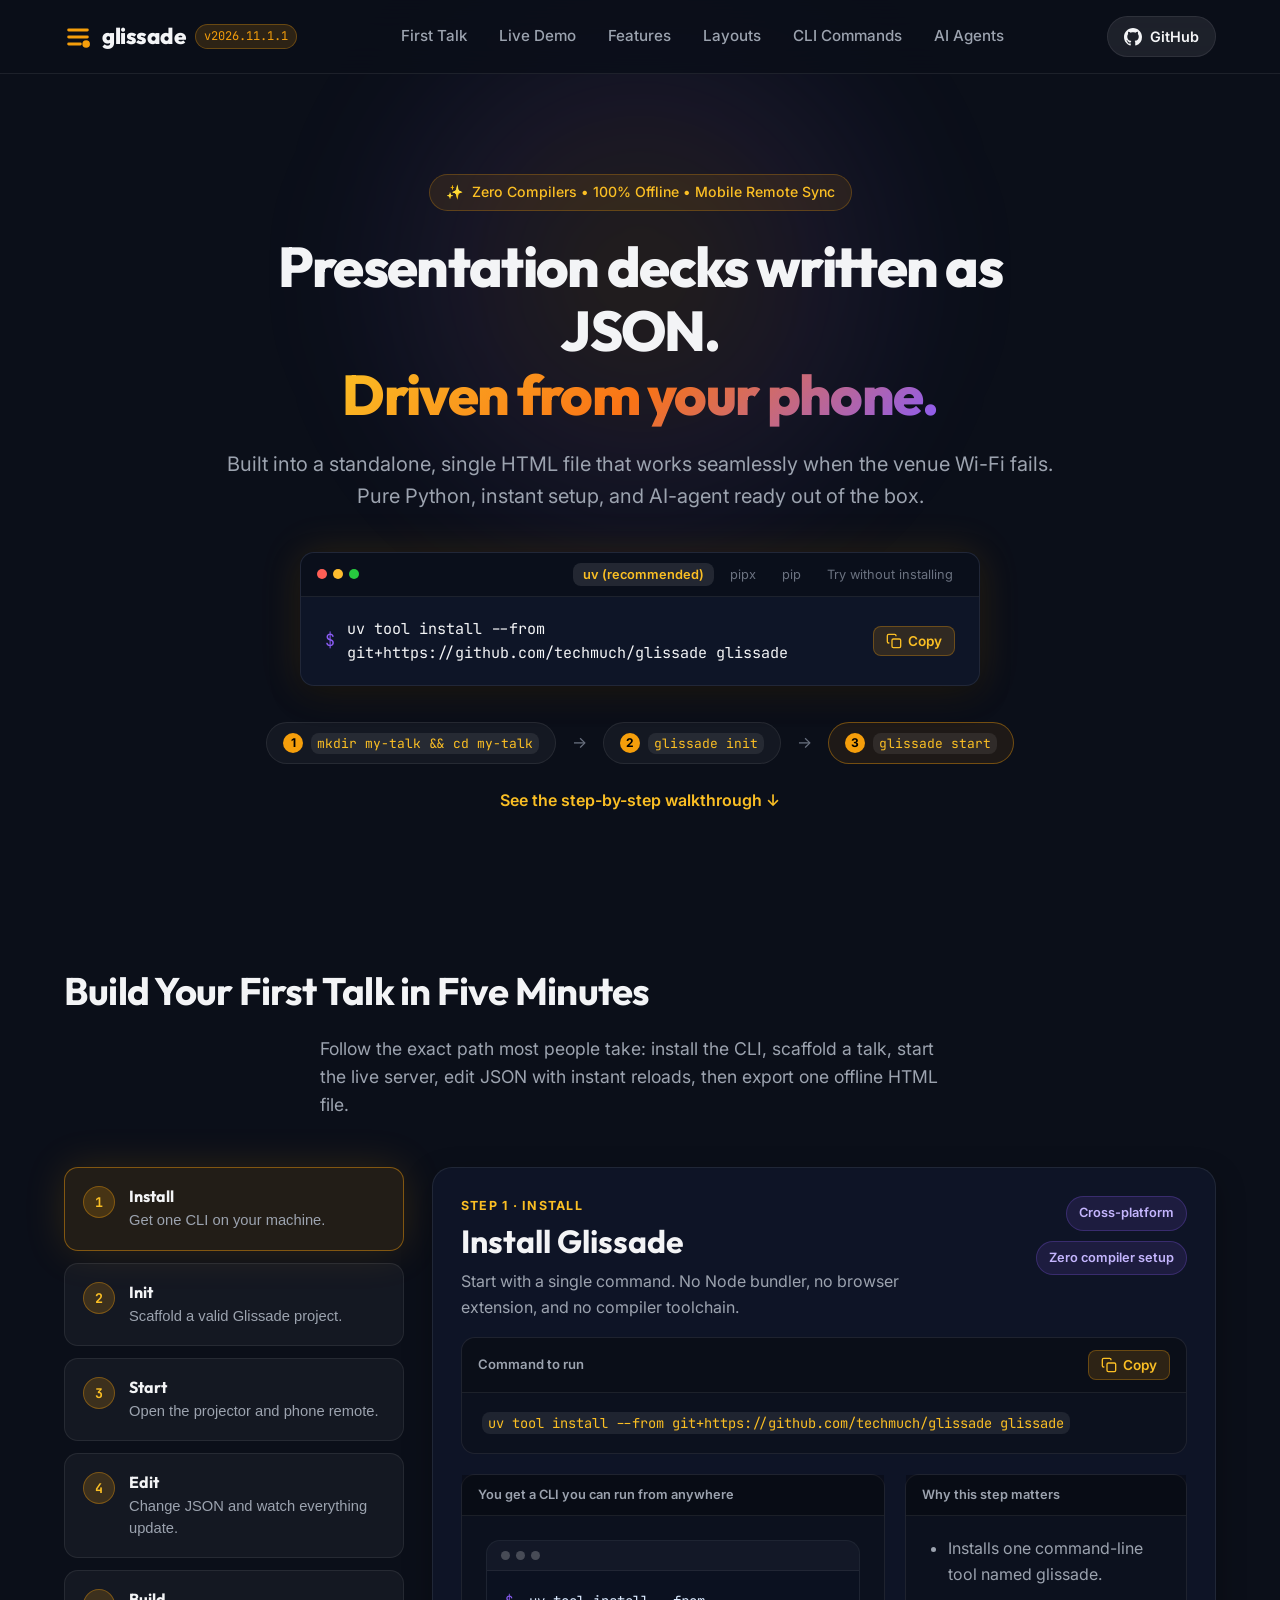
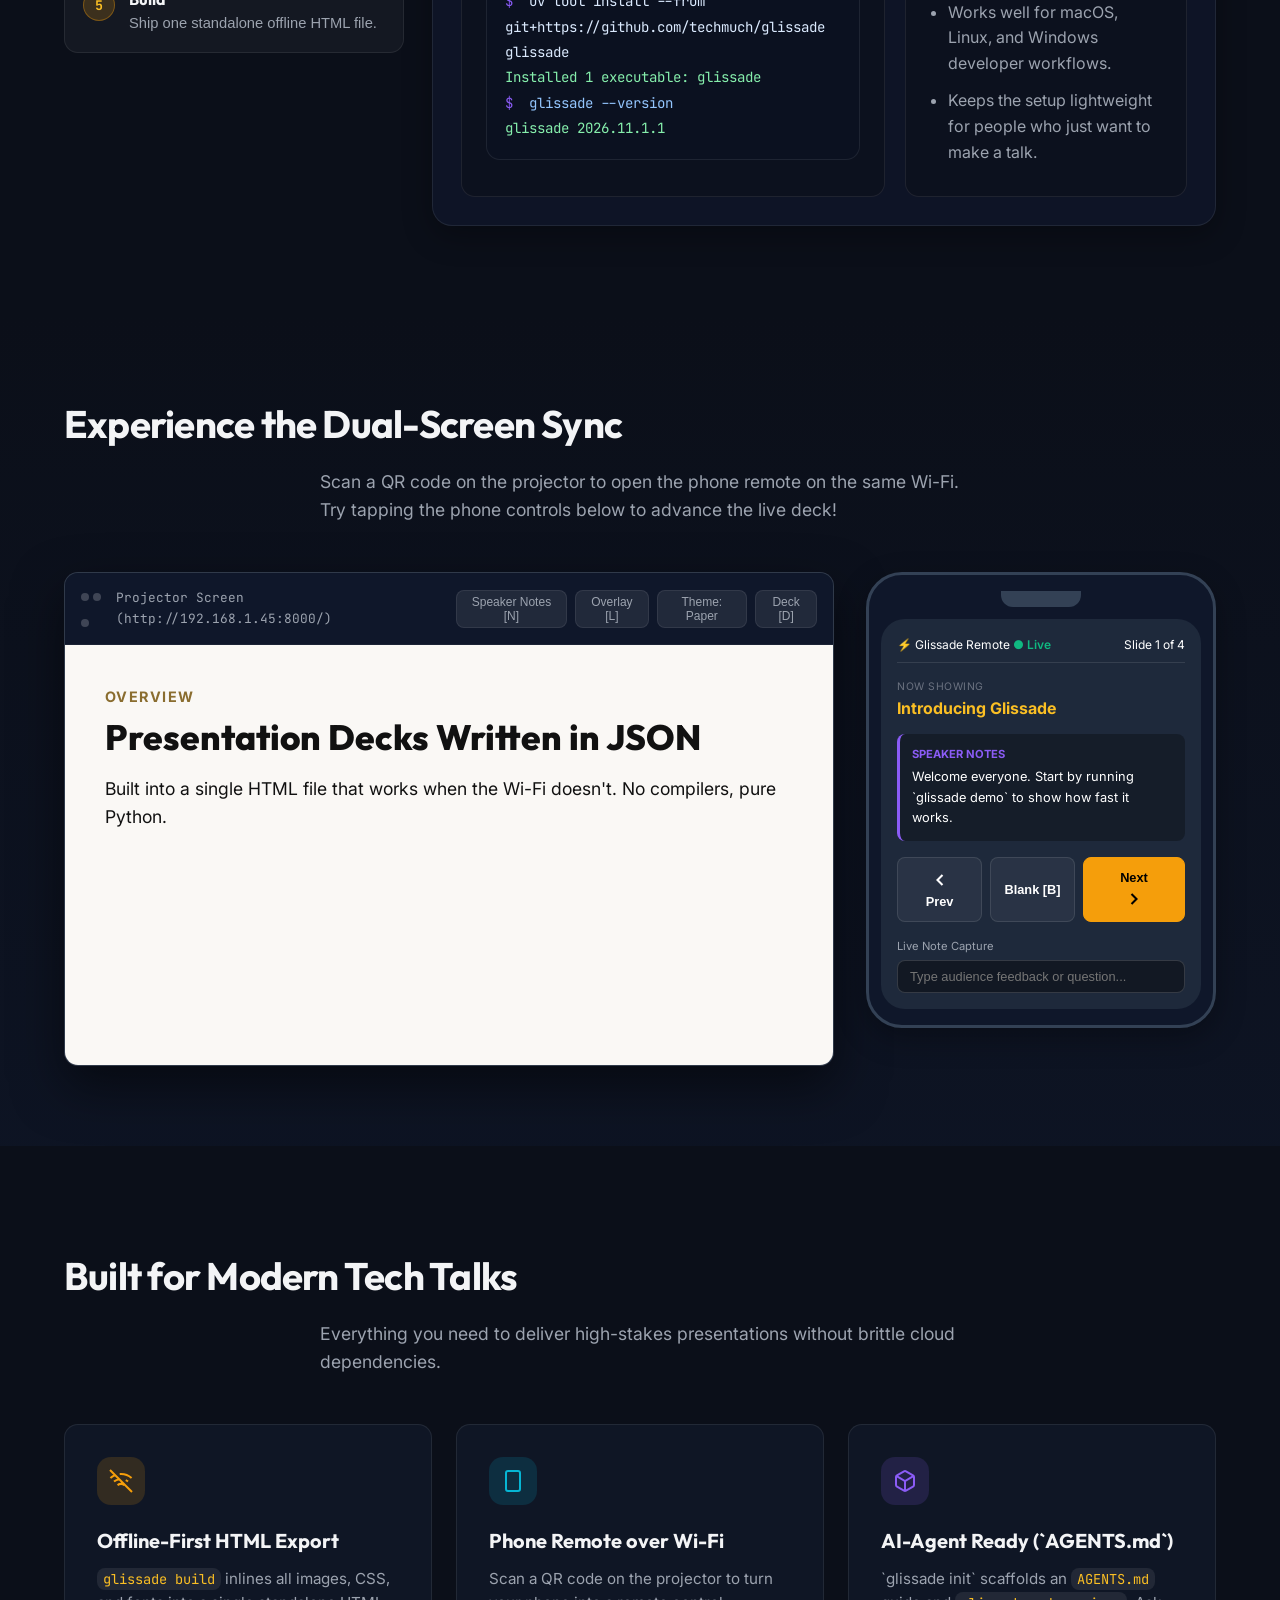
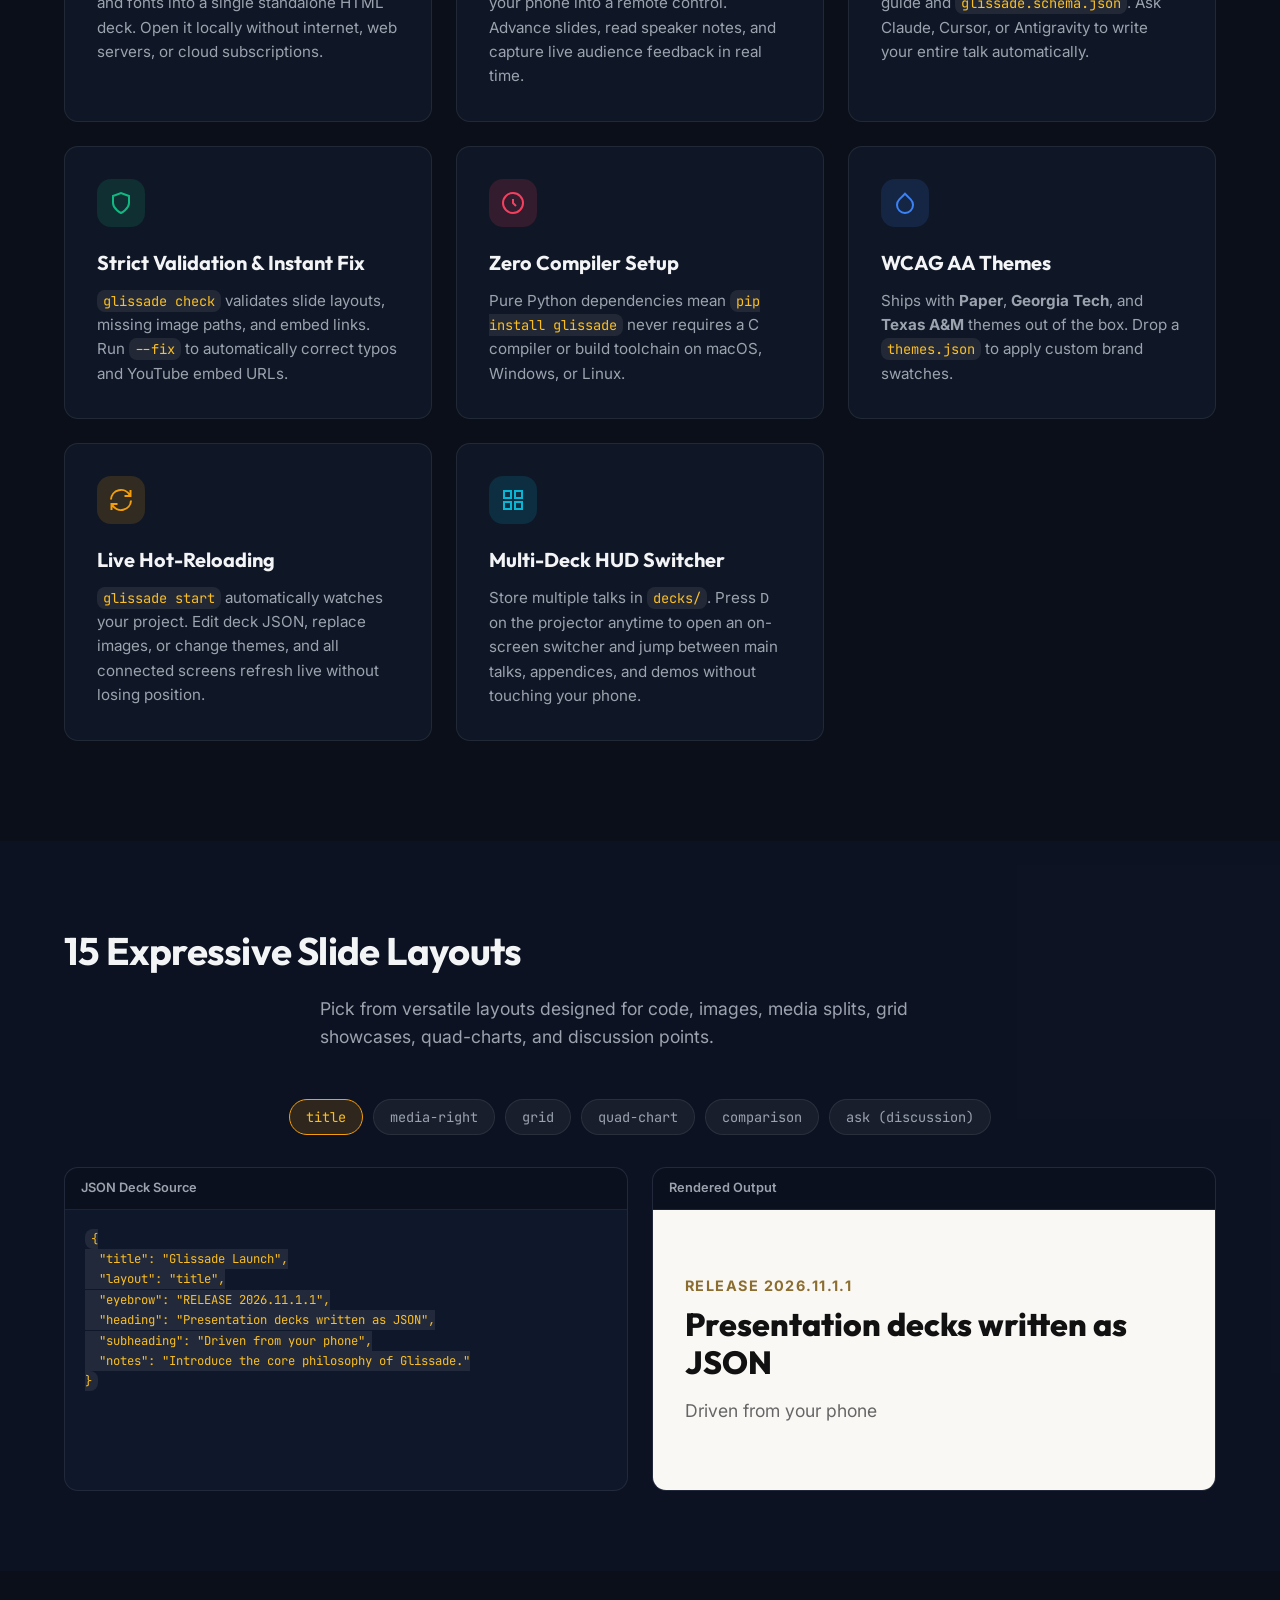
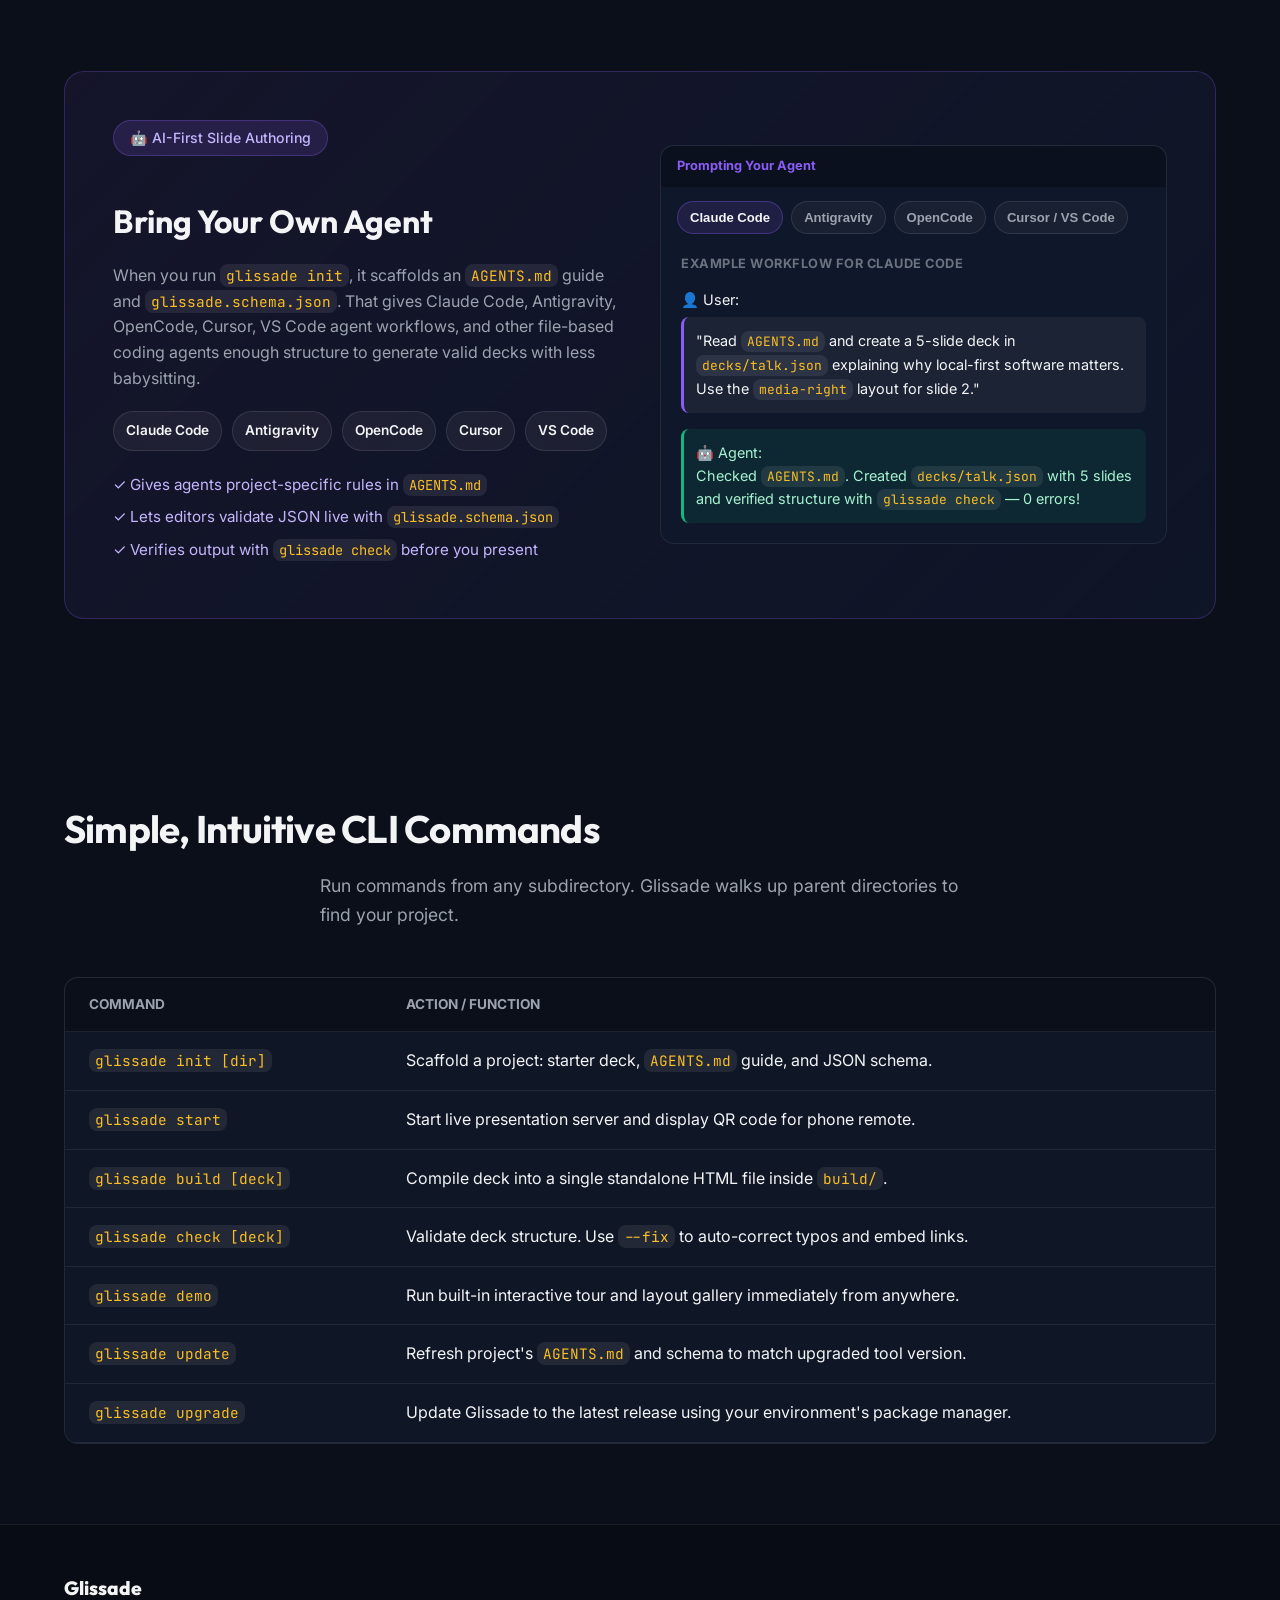
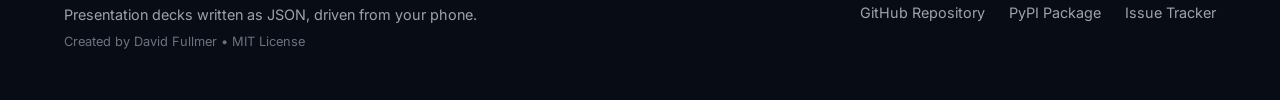
<file: website/index.html>
<!DOCTYPE html>
<html lang="en">
<head>
  <!-- Google tag (gtag.js) -->
  <script async src="https://www.googletagmanager.com/gtag/js?id=G-ER0EZG39VV"></script>
  <script>
    window.dataLayer = window.dataLayer || [];
    function gtag(){dataLayer.push(arguments);}
    gtag('js', new Date());

    gtag('config', 'G-ER0EZG39VV');
  </script>

  <meta charset="UTF-8" />
  <meta name="viewport" content="width=device-width, initial-scale=1.0" />
  <title>Glissade — Presentation Decks Written in JSON, Driven from your Phone</title>
  <meta name="description" content="Glissade is a zero-compiler Python presentation tool. Write slides in JSON, control them over Wi-Fi with your phone, and export standalone single-file HTML decks that work without internet." />
  
  <!-- Canonical Link -->
  <link rel="canonical" href="https://techmuch.github.io/glissade/" />

  <!-- Open Graph / Social Media -->
  <meta property="og:title" content="Glissade — Presentation Decks Written in JSON" />
  <meta property="og:description" content="Presentation decks written as JSON, driven from your phone, and built into a single HTML file that works when the Wi-Fi doesn't." />
  <meta property="og:type" content="website" />
  <meta property="og:url" content="https://techmuch.github.io/glissade/" />

  <!-- Twitter Card Data -->
  <meta name="twitter:card" content="summary_large_image" />
  <meta name="twitter:title" content="Glissade — Presentation Decks Written in JSON" />
  <meta name="twitter:description" content="Presentation decks written as JSON, driven from your phone, and built into a single HTML file that works when the Wi-Fi doesn't." />

  <!-- Schema.org JSON-LD Structured Data for Search Engine Rich Snippets -->
  <script type="application/ld+json">
  {
    "@context": "https://schema.org",
    "@type": "SoftwareApplication",
    "name": "Glissade",
    "operatingSystem": "Cross-platform (macOS, Linux, Windows)",
    "applicationCategory": "DeveloperApplication",
    "license": "https://opensource.org/licenses/MIT",
    "description": "Presentation decks written as JSON, driven from your phone, and built into a single HTML file that works when the Wi-Fi doesn't.",
    "url": "https://techmuch.github.io/glissade/",
    "author": {
      "@type": "Person",
      "name": "David Fullmer",
      "email": "david.d.fullmer@gmail.com"
    },
    "offers": {
      "@type": "Offer",
      "price": "0",
      "priceCurrency": "USD"
    }
  }
  </script>

  <!-- Google Fonts: Outfit & Inter & JetBrains Mono -->
  <link rel="preconnect" href="https://fonts.googleapis.com" />
  <link rel="preconnect" href="https://fonts.gstatic.com" crossorigin />
  <link href="https://fonts.googleapis.com/css2?family=Inter:wght@300;400;500;600;700&family=JetBrains+Mono:wght@400;500;600&family=Outfit:wght@500;600;700;800&display=swap" rel="stylesheet" />

  <link rel="stylesheet" href="styles.css" />
</head>
<body>

  <!-- Navigation Bar -->
  <header class="navbar">
    <div class="nav-container">
      <a href="#" class="brand-logo">
        <svg class="logo-icon" width="28" height="28" viewBox="0 0 24 24" fill="none" stroke="currentColor" stroke-width="2.5" stroke-linecap="round" stroke-linejoin="round">
          <path d="M4 6h16M4 12h16M4 18h10"/>
          <circle cx="19" cy="18" r="2" fill="currentColor"/>
        </svg>
        <span class="brand-name">glissade</span>
        <span class="version-badge">v2026.11.1.1</span>
      </a>

      <nav class="nav-links">
        <a href="#walkthrough">First Talk</a>
        <a href="#demo">Live Demo</a>
        <a href="#features">Features</a>
        <a href="#layouts">Layouts</a>
        <a href="#cli">CLI Commands</a>
        <a href="#ai-workflow">AI Agents</a>
      </nav>

      <div class="nav-actions">
        <a href="https://github.com/techmuch/glissade" target="_blank" rel="noopener" class="btn-github">
          <svg width="18" height="18" viewBox="0 0 24 24" fill="currentColor">
            <path d="M12 0C5.37 0 0 5.37 0 12c0 5.31 3.435 9.795 8.205 11.385.6.105.825-.255.825-.57 0-.285-.015-1.23-.015-2.235-3.015.555-3.795-.735-4.035-1.41-.135-.345-.72-1.41-1.23-1.695-.42-.225-1.02-.78-.015-.795.945-.015 1.62.87 1.845 1.23 1.08 1.815 2.805 1.305 3.495.99.105-.78.42-1.305.765-1.605-2.67-.3-5.46-1.335-5.46-5.925 0-1.305.465-2.385 1.23-3.225-.12-.3-.54-1.53.12-3.18 0 0 1.005-.315 3.3 1.23.96-.27 1.98-.405 3-.405s2.04.135 3 .405c2.295-1.56 3.3-1.23 3.3-1.23.66 1.65.24 2.88.12 3.18.765.84 1.23 1.905 1.23 3.225 0 4.605-2.805 5.625-5.475 5.925.435.375.81 1.095.81 2.22 0 1.605-.015 2.895-.015 3.3 0 .315.225.69.825.57A12.02 12.02 0 0024 12c0-6.63-5.37-12-12-12z"/>
          </svg>
          <span>GitHub</span>
        </a>
      </div>
    </div>
  </header>

  <!-- Hero Section -->
  <section class="hero-section">
    <div class="hero-glow"></div>
    <div class="container">
      <div class="hero-content">
        <div class="badge-pill">
          <span class="sparkle">✨</span>
          <span>Zero Compilers • 100% Offline • Mobile Remote Sync</span>
        </div>

        <h1 class="hero-title">
          Presentation decks written as JSON.<br />
          <span class="text-gradient">Driven from your phone.</span>
        </h1>

        <p class="hero-subtitle">
          Built into a standalone, single HTML file that works seamlessly when the venue Wi-Fi fails. Pure Python, instant setup, and AI-agent ready out of the box.
        </p>

        <!-- Install Terminal Card -->
        <div class="terminal-card">
          <div class="terminal-header">
            <div class="terminal-dots">
              <span class="dot red"></span>
              <span class="dot yellow"></span>
              <span class="dot green"></span>
            </div>
            <div class="terminal-tabs" id="installTabs">
              <button class="tab-btn active" data-tool="uv">uv (recommended)</button>
              <button class="tab-btn" data-tool="pipx">pipx</button>
              <button class="tab-btn" data-tool="pip">pip</button>
              <button class="tab-btn" data-tool="uvx">Try without installing</button>
            </div>
          </div>
          <div class="terminal-body">
            <div class="code-line">
              <span class="prompt">$</span>
              <code id="installCommand">uv tool install --from git+https://github.com/techmuch/glissade glissade</code>
              <button class="copy-btn" id="copyInstallBtn" title="Copy command">
                <svg width="16" height="16" viewBox="0 0 24 24" fill="none" stroke="currentColor" stroke-width="2">
                  <rect x="9" y="9" width="13" height="13" rx="2" ry="2"></rect>
                  <path d="M5 15H4a2 2 0 0 1-2-2V4a2 2 0 0 1 2-2h9a2 2 0 0 1 2 2v1"></path>
                </svg>
                <span class="copy-text">Copy</span>
              </button>
            </div>
          </div>
        </div>

        <!-- Quickstart Workflow Pill -->
        <div class="quickstart-flow">
          <div class="flow-step">
            <span class="step-num">1</span>
            <span><code>mkdir my-talk && cd my-talk</code></span>
          </div>
          <div class="flow-arrow">→</div>
          <div class="flow-step">
            <span class="step-num">2</span>
            <span><code>glissade init</code></span>
          </div>
          <div class="flow-arrow">→</div>
          <div class="flow-step highlight">
            <span class="step-num">3</span>
            <span><code>glissade start</code></span>
          </div>
        </div>

        <a href="#walkthrough" class="hero-jump-link">See the step-by-step walkthrough ↓</a>

      </div>
    </div>
  </section>

  <!-- First-Talk Walkthrough -->
  <section class="walkthrough-section" id="walkthrough">
    <div class="container">
      <div class="section-header text-center">
        <h2 class="section-title">Build Your First Talk in Five Minutes</h2>
        <p class="section-subtitle">
          Follow the exact path most people take: install the CLI, scaffold a talk, start the live server,
          edit JSON with instant reloads, then export one offline HTML file.
        </p>
      </div>

      <div class="walkthrough-shell">
        <div class="walkthrough-steps" id="walkthroughSteps" aria-label="First talk walkthrough steps">
          <button class="walkthrough-step active" data-step="install" aria-pressed="true">
            <span class="walkthrough-step-num">1</span>
            <span class="walkthrough-step-copy">
              <strong>Install</strong>
              <span>Get one CLI on your machine.</span>
            </span>
          </button>
          <button class="walkthrough-step" data-step="init" aria-pressed="false">
            <span class="walkthrough-step-num">2</span>
            <span class="walkthrough-step-copy">
              <strong>Init</strong>
              <span>Scaffold a valid Glissade project.</span>
            </span>
          </button>
          <button class="walkthrough-step" data-step="start" aria-pressed="false">
            <span class="walkthrough-step-num">3</span>
            <span class="walkthrough-step-copy">
              <strong>Start</strong>
              <span>Open the projector and phone remote.</span>
            </span>
          </button>
          <button class="walkthrough-step" data-step="edit" aria-pressed="false">
            <span class="walkthrough-step-num">4</span>
            <span class="walkthrough-step-copy">
              <strong>Edit</strong>
              <span>Change JSON and watch everything update.</span>
            </span>
          </button>
          <button class="walkthrough-step" data-step="build" aria-pressed="false">
            <span class="walkthrough-step-num">5</span>
            <span class="walkthrough-step-copy">
              <strong>Build</strong>
              <span>Ship one standalone offline HTML file.</span>
            </span>
          </button>
        </div>

        <div class="walkthrough-panel">
          <div class="walkthrough-panel-head">
            <div>
              <div class="walkthrough-kicker" id="walkthroughKicker">Step 1 · Install</div>
              <h3 class="walkthrough-title" id="walkthroughTitle">Install Glissade</h3>
              <p class="walkthrough-description" id="walkthroughDescription">
                Start with a single command. No Node bundler, no browser extension, and no compiler toolchain.
              </p>
            </div>
            <div class="walkthrough-badges" id="walkthroughBadges">
              <span class="walkthrough-badge">Cross-platform</span>
              <span class="walkthrough-badge">Zero compiler setup</span>
            </div>
          </div>

          <div class="walkthrough-command-card">
            <div class="walkthrough-command-head">
              <span>Command to run</span>
              <button class="copy-btn" id="copyWalkthroughBtn" title="Copy walkthrough command">
                <svg width="16" height="16" viewBox="0 0 24 24" fill="none" stroke="currentColor" stroke-width="2">
                  <rect x="9" y="9" width="13" height="13" rx="2" ry="2"></rect>
                  <path d="M5 15H4a2 2 0 0 1-2-2V4a2 2 0 0 1 2-2h9a2 2 0 0 1 2 2v1"></path>
                </svg>
                <span class="copy-text">Copy</span>
              </button>
            </div>
            <pre class="walkthrough-command"><code id="walkthroughCommand">uv tool install --from git+https://github.com/techmuch/glissade glissade</code></pre>
          </div>

          <div class="walkthrough-body">
            <div class="walkthrough-result-card">
              <div class="view-header" id="walkthroughResultTitle">What happens next</div>
              <div class="walkthrough-visual" id="walkthroughVisual"></div>
            </div>
            <div class="walkthrough-detail-card">
              <div class="view-header">Why this step matters</div>
              <ul class="walkthrough-detail-list" id="walkthroughDetails"></ul>
            </div>
          </div>
        </div>
      </div>
    </div>
  </section>

  <!-- Interactive Demo Section (Phone Remote + Projector Screen Simulator) -->
  <section class="demo-section" id="demo">
    <div class="container">
      <div class="section-header text-center">
        <h2 class="section-title">Experience the Dual-Screen Sync</h2>
        <p class="section-subtitle">
          Scan a QR code on the projector to open the phone remote on the same Wi-Fi. Try tapping the phone controls below to advance the live deck!
        </p>
      </div>

      <div class="simulator-wrapper">
        
        <!-- Laptop / Projector Display -->
        <div class="laptop-frame">
          <div class="laptop-bar">
            <div class="bar-dots"><span></span><span></span><span></span></div>
            <div class="bar-title">Projector Screen (http://192.168.1.45:8000/)</div>
            <div class="screen-controls">
              <button class="screen-btn" id="toggleNotesBtn" title="Toggle Speaker Notes [N]">Speaker Notes [N]</button>
              <button class="screen-btn" id="toggleLiveOverlayBtn" title="Toggle Live Overlay [L]">Overlay [L]</button>
              <button class="screen-btn" id="cycleThemeBtn" title="Cycle Theme [T]">Theme: <span id="themeName">Paper</span></button>
              <button class="screen-btn" id="switchDeckBtn" title="Switch Deck [D]">Deck [D]</button>
            </div>
          </div>
          
          <div class="laptop-screen" id="projectorDisplay">
            <!-- Rendered Slide Content -->
            <div class="slide-container" id="currentSlideDisplay">
              <!-- Slide content injected dynamically via JS -->
            </div>

            <!-- Speaker Notes Drawer (Toggled by N) -->
            <div class="notes-panel hidden" id="speakerNotesPanel">
              <div class="notes-header">
                <span>📝 Presenter Speaker Notes</span>
                <span class="shortcut">Shortcut: N</span>
              </div>
              <p id="speakerNotesText">Focus on explaining the offline-first HTML generation here. Mention that images are automatically downscaled & inlined.</p>
            </div>

            <!-- Live Notes Overlay (Toggled by L) -->
            <div class="live-overlay hidden" id="liveOverlayDisplay">
              <div class="overlay-header">📌 Audience Live Notes (Overlay)</div>
              <div class="overlay-content" id="overlayText">Q: Can we customize fonts? A: Yes via themes.json!</div>
            </div>

            <!-- Deck Switcher HUD (Toggled by D) -->
            <div class="deck-picker-overlay hidden" id="deckPickerOverlay">
              <div class="dp-card-sim">
                <div class="dp-head-sim">
                  <span class="dp-title-sim">Switch Deck</span>
                  <span class="dp-hint-sim">Shortcut: D · Esc</span>
                </div>
                <div class="dp-list-sim" id="dpSimList">
                  <div class="dp-item-sim active" data-deck="0">
                    <span class="dp-key-sim">1</span>
                    <div class="dp-info-sim">
                      <div class="dp-name-sim">Launch Talk <span class="dp-badge-sim">Current</span></div>
                      <div class="dp-desc-sim">Main introductory presentation</div>
                    </div>
                    <span class="dp-count-sim">4 slides</span>
                  </div>
                  <div class="dp-item-sim" data-deck="1">
                    <span class="dp-key-sim">2</span>
                    <div class="dp-info-sim">
                      <div class="dp-name-sim">Appendix & Architecture</div>
                      <div class="dp-desc-sim">Deep dive specs and schemas</div>
                    </div>
                    <span class="dp-count-sim">2 slides</span>
                  </div>
                </div>
              </div>
            </div>
          </div>

          <div class="laptop-base"></div>
        </div>

        <!-- Phone Remote Frame -->
        <div class="phone-frame">
          <div class="phone-notch"></div>
          <div class="phone-screen">
            <div class="phone-header">
              <div class="phone-status">
                <span>⚡ Glissade Remote</span>
                <span class="connection-status">● Live</span>
              </div>
              <div class="slide-indicator">
                Slide <span id="currentSlideNum">1</span> of <span id="totalSlideNum">4</span>
              </div>
            </div>

            <!-- Slide Title Preview -->
            <div class="phone-slide-info">
              <div class="info-label">NOW SHOWING</div>
              <div class="info-title" id="remoteSlideTitle">Introducing Glissade</div>
            </div>

            <!-- Speaker Notes preview on phone -->
            <div class="phone-notes-box">
              <div class="box-title">Speaker Notes</div>
              <div class="box-text" id="remoteSpeakerNotes">Welcome everyone. Start by running `glissade demo` to show how fast it works.</div>
            </div>

            <!-- Phone Remote Buttons -->
            <div class="phone-controls">
              <button class="remote-btn btn-nav" id="prevSlideBtn">
                <svg width="20" height="20" viewBox="0 0 24 24" fill="none" stroke="currentColor" stroke-width="2.5"><path d="M15 18l-6-6 6-6"/></svg>
                <span>Prev</span>
              </button>
              
              <button class="remote-btn btn-blank" id="blankScreenBtn">
                <span>Blank [B]</span>
              </button>

              <button class="remote-btn btn-nav btn-primary" id="nextSlideBtn">
                <span>Next</span>
                <svg width="20" height="20" viewBox="0 0 24 24" fill="none" stroke="currentColor" stroke-width="2.5"><path d="M9 18l6-6-6-6"/></svg>
              </button>
            </div>

            <!-- Real-time Live Notes Input -->
            <div class="phone-live-notes">
              <label for="liveNotesInput">Live Note Capture</label>
              <input type="text" id="liveNotesInput" placeholder="Type audience feedback or question..." />
            </div>
          </div>
        </div>

      </div>
    </div>
  </section>

  <!-- Features Grid -->
  <section class="features-section" id="features">
    <div class="container">
      <div class="section-header text-center">
        <h2 class="section-title">Built for Modern Tech Talks</h2>
        <p class="section-subtitle">Everything you need to deliver high-stakes presentations without brittle cloud dependencies.</p>
      </div>

      <div class="features-grid">
        <div class="feature-card">
          <div class="feature-icon bg-amber">
            <svg width="24" height="24" viewBox="0 0 24 24" fill="none" stroke="currentColor" stroke-width="2"><path d="M1 1l22 22M16.72 11.06A10.94 10.94 0 0 1 19 12.55M5 12.55a10.94 10.94 0 0 1 5.17-2.39M10.71 5.05A16 16 0 0 1 22.58 9M1.42 9a15.91 15.91 0 0 1 4.7-2.88M8.53 16.11a6 6 0 0 1 6.95 0M12 20h.01"/></svg>
          </div>
          <h3>Offline-First HTML Export</h3>
          <p>
            <code>glissade build</code> inlines all images, CSS, and fonts into a single standalone HTML deck. Open it locally without internet, web servers, or cloud subscriptions.
          </p>
        </div>

        <div class="feature-card">
          <div class="feature-icon bg-cyan">
            <svg width="24" height="24" viewBox="0 0 24 24" fill="none" stroke="currentColor" stroke-width="2"><rect x="5" y="2" width="14" height="20" rx="2" ry="2"></rect><line x1="12" y1="18" x2="12.01" y2="18"></line></svg>
          </div>
          <h3>Phone Remote over Wi-Fi</h3>
          <p>
            Scan a QR code on the projector to turn your phone into a remote control. Advance slides, read speaker notes, and capture live audience feedback in real time.
          </p>
        </div>

        <div class="feature-card">
          <div class="feature-icon bg-purple">
            <svg width="24" height="24" viewBox="0 0 24 24" fill="none" stroke="currentColor" stroke-width="2"><path d="M21 16V8a2 2 0 0 0-1-1.73l-7-4a2 2 0 0 0-2 0l-7 4A2 2 0 0 0 3 8v8a2 2 0 0 0 1 1.73l7 4a2 2 0 0 0 2 0l7-4A2 2 0 0 0 21 16z"></path><polyline points="3.27 6.96 12 12.01 20.73 6.96"></polyline><line x1="12" y1="22.08" x2="12" y2="12"></line></svg>
          </div>
          <h3>AI-Agent Ready (`AGENTS.md`)</h3>
          <p>
            `glissade init` scaffolds an <code>AGENTS.md</code> guide and <code>glissade.schema.json</code>. Ask Claude, Cursor, or Antigravity to write your entire talk automatically.
          </p>
        </div>

        <div class="feature-card">
          <div class="feature-icon bg-emerald">
            <svg width="24" height="24" viewBox="0 0 24 24" fill="none" stroke="currentColor" stroke-width="2"><path d="M12 22s8-4 8-10V5l-8-3-8 3v7c0 6 8 10 8 10z"></path></svg>
          </div>
          <h3>Strict Validation & Instant Fix</h3>
          <p>
            <code>glissade check</code> validates slide layouts, missing image paths, and embed links. Run <code>--fix</code> to automatically correct typos and YouTube embed URLs.
          </p>
        </div>

        <div class="feature-card">
          <div class="feature-icon bg-rose">
            <svg width="24" height="24" viewBox="0 0 24 24" fill="none" stroke="currentColor" stroke-width="2"><circle cx="12" cy="12" r="10"></circle><path d="M12 8v4l3 3"></path></svg>
          </div>
          <h3>Zero Compiler Setup</h3>
          <p>
            Pure Python dependencies mean <code>pip install glissade</code> never requires a C compiler or build toolchain on macOS, Windows, or Linux.
          </p>
        </div>

        <div class="feature-card">
          <div class="feature-icon bg-blue">
            <svg width="24" height="24" viewBox="0 0 24 24" fill="none" stroke="currentColor" stroke-width="2"><path d="M12 2.69l5.66 5.66a8 8 0 1 1-11.31 0z"></path></svg>
          </div>
          <h3>WCAG AA Themes</h3>
          <p>
            Ships with <strong>Paper</strong>, <strong>Georgia Tech</strong>, and <strong>Texas A&M</strong> themes out of the box. Drop a <code>themes.json</code> to apply custom brand swatches.
          </p>
        </div>

        <div class="feature-card">
          <div class="feature-icon bg-amber">
            <svg width="24" height="24" viewBox="0 0 24 24" fill="none" stroke="currentColor" stroke-width="2"><path d="M21.5 2v6h-6M2.5 22v-6h6M2 11.5a10 10 0 0 1 18.8-4.3M22 12.5a10 10 0 0 1-18.8 4.3"/></svg>
          </div>
          <h3>Live Hot-Reloading</h3>
          <p>
            <code>glissade start</code> automatically watches your project. Edit deck JSON, replace images, or change themes, and all connected screens refresh live without losing position.
          </p>
        </div>

        <div class="feature-card">
          <div class="feature-icon bg-cyan">
            <svg width="24" height="24" viewBox="0 0 24 24" fill="none" stroke="currentColor" stroke-width="2"><rect x="3" y="3" width="7" height="7"></rect><rect x="14" y="3" width="7" height="7"></rect><rect x="14" y="14" width="7" height="7"></rect><rect x="3" y="14" width="7" height="7"></rect></svg>
          </div>
          <h3>Multi-Deck HUD Switcher</h3>
          <p>
            Store multiple talks in <code>decks/</code>. Press <kbd>D</kbd> on the projector anytime to open an on-screen switcher and jump between main talks, appendices, and demos without touching your phone.
          </p>
        </div>
      </div>
    </div>
  </section>

  <!-- Interactive Slide Layout Catalogue -->
  <section class="layouts-section" id="layouts">
    <div class="container">
      <div class="section-header text-center">
        <h2 class="section-title">15 Expressive Slide Layouts</h2>
        <p class="section-subtitle">Pick from versatile layouts designed for code, images, media splits, grid showcases, quad-charts, and discussion points.</p>
      </div>

      <div class="layouts-catalogue">
        <!-- Layout Tabs -->
        <div class="layout-nav" id="layoutNav">
          <button class="layout-tab active" data-layout="title">title</button>
          <button class="layout-tab" data-layout="media-right">media-right</button>
          <button class="layout-tab" data-layout="grid">grid</button>
          <button class="layout-tab" data-layout="quad-chart">quad-chart</button>
          <button class="layout-tab" data-layout="comparison">comparison</button>
          <button class="layout-tab" data-layout="ask">ask (discussion)</button>
        </div>

        <!-- Layout Preview Box -->
        <div class="layout-preview-grid">
          <!-- Code View -->
          <div class="code-view">
            <div class="view-header">JSON Deck Source</div>
            <pre class="json-code"><code id="layoutJsonCode">{
  "title": "Glissade Launch",
  "layout": "title",
  "eyebrow": "RELEASE 2026.11.1.1",
  "heading": "Presentation decks written as JSON",
  "subheading": "Driven from your phone",
  "notes": "Introduce the core philosophy of Glissade."
}</code></pre>
          </div>

          <!-- Rendered Slide Preview -->
          <div class="rendered-view">
            <div class="view-header">Rendered Output</div>
            <div class="slide-preview-box" id="layoutVisualPreview">
              <!-- Rendered via JS -->
            </div>
          </div>
        </div>
      </div>
    </div>
  </section>

  <!-- AI Workflow Showcase -->
  <section class="ai-section" id="ai-workflow">
    <div class="container">
      <div class="ai-card">
        <div class="ai-content">
          <div class="badge-pill bg-purple-pill">
            <span>🤖 AI-First Slide Authoring</span>
          </div>
          <h2>Bring Your Own Agent</h2>
          <p>
            When you run <code>glissade init</code>, it scaffolds an <code>AGENTS.md</code> guide and <code>glissade.schema.json</code>. That gives Claude Code, Antigravity, OpenCode, Cursor, VS Code agent workflows, and other file-based coding agents enough structure to generate valid decks with less babysitting.
          </p>

          <div class="agent-tool-row" aria-label="AI tools that work well with Glissade">
            <span class="agent-tool-pill">Claude Code</span>
            <span class="agent-tool-pill">Antigravity</span>
            <span class="agent-tool-pill">OpenCode</span>
            <span class="agent-tool-pill">Cursor</span>
            <span class="agent-tool-pill">VS Code</span>
          </div>

          <ul class="ai-checklist">
            <li>✓ Gives agents project-specific rules in <code>AGENTS.md</code></li>
            <li>✓ Lets editors validate JSON live with <code>glissade.schema.json</code></li>
            <li>✓ Verifies output with <code>glissade check</code> before you present</li>
          </ul>
        </div>
        <div class="ai-prompt-box">
          <div class="prompt-header">Prompting Your Agent</div>
          <div class="agent-tabs" id="agentTabs" aria-label="AI tool prompt examples">
            <button class="agent-tab active" data-agent="claude" aria-pressed="true">Claude Code</button>
            <button class="agent-tab" data-agent="antigravity" aria-pressed="false">Antigravity</button>
            <button class="agent-tab" data-agent="opencode" aria-pressed="false">OpenCode</button>
            <button class="agent-tab" data-agent="cursor" aria-pressed="false">Cursor / VS Code</button>
          </div>
          <div class="prompt-body">
            <div class="agent-context-line" id="agentContextLine">Example workflow for Claude Code</div>
            <span class="user-avatar">👤 User:</span>
            <p class="prompt-quote" id="agentPromptQuote">"Read <code>AGENTS.md</code> and create a 5-slide deck in <code>decks/talk.json</code> explaining why local-first software matters. Use the <code>media-right</code> layout for slide 2."</p>
            <div class="agent-response">
              <span class="agent-avatar">🤖 Agent:</span>
              <p id="agentResponseText">Checked <code>AGENTS.md</code>. Created <code>decks/talk.json</code> with 5 slides and verified structure with <code>glissade check</code> — 0 errors!</p>
            </div>
          </div>
        </div>
      </div>
    </div>
  </section>

  <!-- CLI Reference Table -->
  <section class="cli-section" id="cli">
    <div class="container">
      <div class="section-header text-center">
        <h2 class="section-title">Simple, Intuitive CLI Commands</h2>
        <p class="section-subtitle">Run commands from any subdirectory. Glissade walks up parent directories to find your project.</p>
      </div>

      <div class="table-wrapper">
        <table class="cli-table">
          <thead>
            <tr>
              <th>Command</th>
              <th>Action / Function</th>
            </tr>
          </thead>
          <tbody>
            <tr>
              <td><code>glissade init [dir]</code></td>
              <td>Scaffold a project: starter deck, <code>AGENTS.md</code> guide, and JSON schema.</td>
            </tr>
            <tr>
              <td><code>glissade start</code></td>
              <td>Start live presentation server and display QR code for phone remote.</td>
            </tr>
            <tr>
              <td><code>glissade build [deck]</code></td>
              <td>Compile deck into a single standalone HTML file inside <code>build/</code>.</td>
            </tr>
            <tr>
              <td><code>glissade check [deck]</code></td>
              <td>Validate deck structure. Use <code>--fix</code> to auto-correct typos and embed links.</td>
            </tr>
            <tr>
              <td><code>glissade demo</code></td>
              <td>Run built-in interactive tour and layout gallery immediately from anywhere.</td>
            </tr>
            <tr>
              <td><code>glissade update</code></td>
              <td>Refresh project's <code>AGENTS.md</code> and schema to match upgraded tool version.</td>
            </tr>
            <tr>
              <td><code>glissade upgrade</code></td>
              <td>Update Glissade to the latest release using your environment's package manager.</td>
            </tr>
          </tbody>
        </table>
      </div>
    </div>
  </section>

  <!-- Footer -->
  <footer class="footer">
    <div class="container footer-content">
      <div class="footer-brand">
        <div class="brand-title">Glissade</div>
        <p>Presentation decks written as JSON, driven from your phone.</p>
        <div class="footer-meta">Created by David Fullmer • MIT License</div>
      </div>

      <div class="footer-links">
        <a href="https://github.com/techmuch/glissade" target="_blank" rel="noopener">GitHub Repository</a>
        <a href="https://pypi.org/project/glissade/" target="_blank" rel="noopener">PyPI Package</a>
        <a href="https://github.com/techmuch/glissade/issues" target="_blank" rel="noopener">Issue Tracker</a>
      </div>
    </div>
  </footer>

  <script src="app.js"></script>
</body>
</html>
</file>
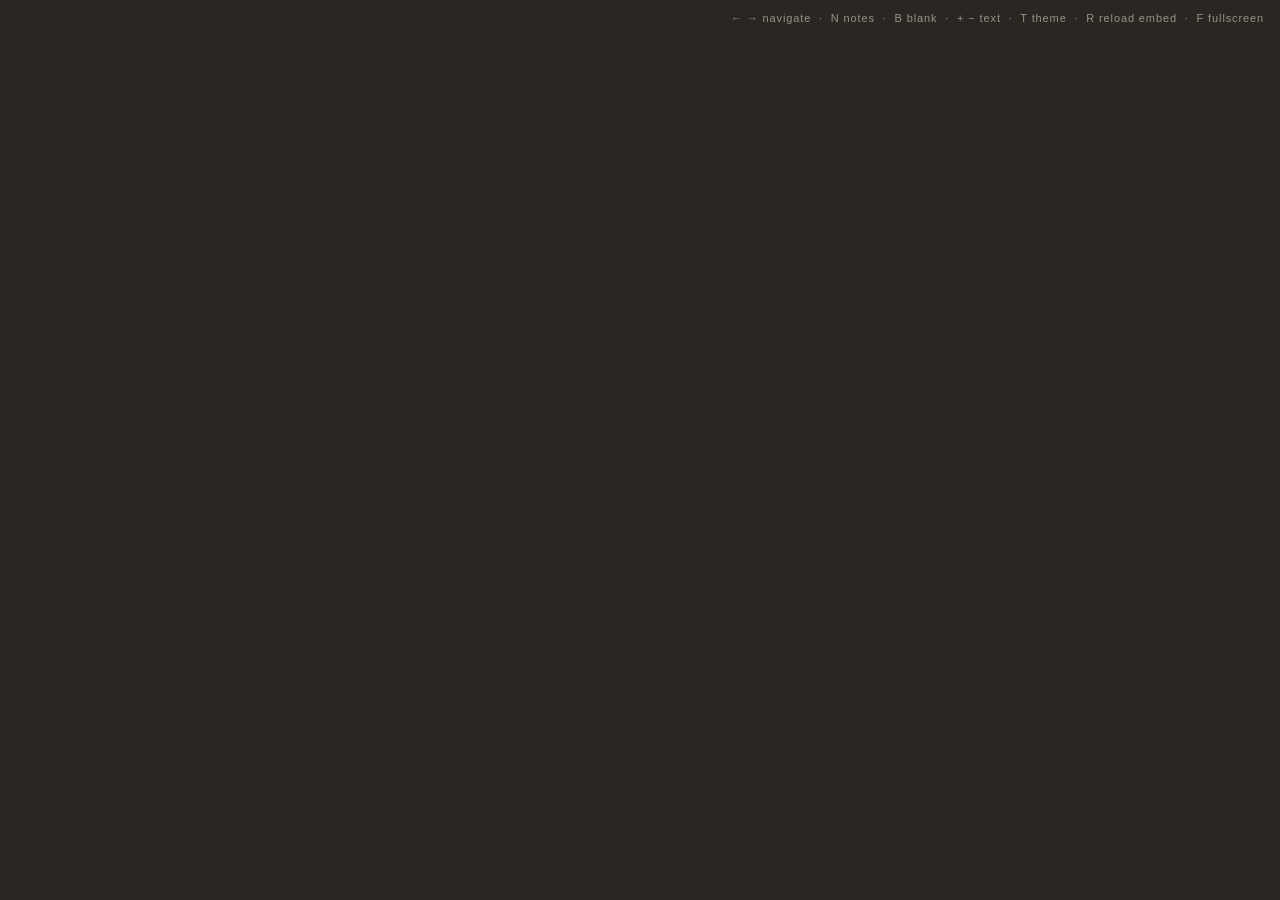
<file: slidecast/templates/deck.html>
<!DOCTYPE html>
<html lang="en">
<head>
<meta charset="utf-8">
<meta name="viewport" content="width=device-width, initial-scale=1">
<title>Slidecast</title>
<style>
  /* Theme tokens. These are the built-in "Paper" defaults; the deck
     overwrites them on :root at runtime from themes.json, so every colour and
     face below has to come from a variable -- anything hardcoded would ignore
     the selected theme. */
  :root{
    --ink:#1e2430;
    --ink-soft:#4a5568;
    --paper:#f6f3ee;
    --accent:#7a5c2e;
    --accent-light:#b8955a;
    --rule:#ddd5c8;
    --surround:#2a2723;
    --story-bg:#efe9df;
    --ask-bg:#2f3a3f;
    --ask-ink:#e8e2d6;
    --ask-ink-soft:#c3cbcd;
    --ask-heading:#ffffff;
    --ask-accent:#b8955a;
    --overlay-bg:rgba(20,18,16,.95);
    --overlay-ink:#e6e0d4;
    --chrome-ink:#9a9186;
    --blank-bg:#14120f;
    --deck-font:Georgia,'Iowan Old Style','Times New Roman',serif;
    --ui-font:-apple-system,BlinkMacSystemFont,'Segoe UI',Helvetica,Arial,sans-serif;
    --heading-weight:400;
    --heading-tracking:-0.01em;
    /* Global text scale. Everything on a slide is sized in vh and
       multiplied by this, so one number resizes the whole deck. */
    --scale:1;
  }
  *{box-sizing:border-box;margin:0;padding:0}
  html,body{height:100%}
  body{
    background:var(--surround);
    font-family:var(--deck-font);
    color:var(--ink);
    overflow:hidden;
  }
  #stage{
    position:fixed; top:0; left:0; right:0; bottom:0;
    display:flex; align-items:center; justify-content:center;
    transition:bottom .15s ease;
  }
  /* With notes open the slide gets the remaining height rather than being
     covered by them -- and media refits into the smaller area. */
  body.notes-on #stage{bottom:var(--notes-h, 0px)}
  .slide{
    display:none;
    width:100%; height:100%;
    background:var(--paper);
    padding:5vh 7vw;
    flex-direction:column;
    /* `safe center` keeps the top of the slide reachable if a large text
       scale makes the content taller than the screen; plain `center` would
       clip it out of view. The first declaration is the fallback. */
    justify-content:center;
    justify-content:safe center;
    overflow-y:auto;
    position:relative;
    animation:fade .25s ease;
  }
  .slide > *{flex-shrink:0}
  .slide.active{display:flex}
  @keyframes fade{from{opacity:0}to{opacity:1}}

  .eyebrow{
    font-family:var(--ui-font);
    font-size:calc(1.5vh * var(--scale)); letter-spacing:.22em; text-transform:uppercase;
    color:var(--accent); font-weight:600; margin-bottom:2.4vh;
  }
  h1{font-size:calc(7.6vh * var(--scale)); line-height:1.08; font-weight:var(--heading-weight); letter-spacing:var(--heading-tracking)}
  h2{font-size:calc(5.2vh * var(--scale)); line-height:1.15; font-weight:var(--heading-weight); margin-bottom:3.5vh; letter-spacing:var(--heading-tracking)}
  h3{font-size:calc(3.4vh * var(--scale)); line-height:1.25; font-weight:var(--heading-weight); color:var(--accent); margin-bottom:2.5vh}
  p{font-size:calc(3vh * var(--scale)); line-height:1.5; color:var(--ink-soft); max-width:46ch}
  .lead{font-size:calc(3.4vh * var(--scale)); color:var(--ink)}

  .byline{
    margin-top:4vh; font-size:calc(2.6vh * var(--scale)); color:var(--ink-soft);
    border-top:1px solid var(--rule); padding-top:3vh; max-width:40ch;
  }
  .byline strong{color:var(--ink); font-weight:600; display:block; font-size:calc(2.9vh * var(--scale))}
  .byline span{font-size:calc(2.2vh * var(--scale)); display:block; margin-top:.6vh}

  blockquote{
    font-size:calc(3.6vh * var(--scale)); line-height:1.45; max-width:34ch;
    border-left:4px solid var(--accent-light); padding-left:calc(3.5vh * var(--scale));
  }
  blockquote.big{font-size:calc(4.6vh * var(--scale)); max-width:26ch}
  blockquote em{font-style:italic; color:var(--accent); font-weight:600}
  cite{
    display:block; margin-top:3vh; font-style:normal;
    font-family:var(--ui-font);
    font-size:calc(1.9vh * var(--scale)); letter-spacing:.06em; color:var(--accent); text-transform:uppercase;
  }

  ul{list-style:none; max-width:44ch}
  li{
    font-size:calc(3.1vh * var(--scale)); line-height:1.4; margin-bottom:2.8vh;
    padding-left:calc(4.5vh * var(--scale)); position:relative; color:var(--ink);
  }
  li:before{
    content:''; position:absolute; left:0; top:calc(1.5vh * var(--scale));
    width:calc(1.6vh * var(--scale)); height:calc(1.6vh * var(--scale)); border:2px solid var(--accent-light); border-radius:50%;
  }
  li small{display:block; font-size:calc(2.2vh * var(--scale)); color:var(--ink-soft); margin-top:.8vh; line-height:1.4}

  .slide.ask{background:var(--ask-bg); color:var(--ask-ink)}
  .slide.ask .eyebrow{color:var(--ask-accent)}
  .slide.ask h2{color:var(--ask-heading); max-width:24ch}
  .slide.ask p{color:var(--ask-ink-soft)}
  .slide.ask li{color:var(--ask-ink)}
  .slide.ask li:before{border-color:var(--ask-accent)}
  .slide.ask li small{color:var(--ask-ink-soft)}

  .slide.story{background:var(--story-bg)}
  .dialogue{max-width:44ch}
  .dialogue p{font-size:calc(3vh * var(--scale)); margin-bottom:2.2vh}
  .dialogue p.q{color:var(--ink); font-style:italic}
  .dialogue p.a{padding-left:calc(4vh * var(--scale))}

  .center{align-items:center; text-align:center}
  .center p,.center blockquote,.center ul{max-width:38ch}
  .center blockquote{border-left:none; padding-left:0; border-top:1px solid var(--rule); padding-top:3.5vh}

  .num{
    position:absolute; bottom:3.5vh; right:5vw;
    font-family:var(--ui-font);
    font-size:calc(1.7vh * var(--scale)); color:var(--accent); opacity:.5; letter-spacing:.1em;
  }
  .slide.ask .num{color:var(--ask-accent); opacity:.7}
  .tag{
    position:absolute; top:4vh; left:7vw;
    font-family:var(--ui-font);
    font-size:calc(1.5vh * var(--scale)); letter-spacing:.2em; text-transform:uppercase; color:var(--accent); opacity:.65;
  }
  .slide.ask .tag{color:var(--ask-accent); opacity:.9}

  #notes{
    position:fixed; left:0; right:0; bottom:0;
    background:var(--overlay-bg); color:var(--overlay-ink);
    font-family:var(--ui-font);
    font-size:15px; line-height:1.5; padding:16px 24px;
    max-height:34vh; overflow:auto; display:none; border-top:2px solid var(--accent-light);
  }
  #notes.on{display:block}
  #notes b{color:var(--ask-accent)}
  #help{
    position:fixed; top:12px; right:16px;
    font-family:var(--ui-font);
    font-size:11px; color:var(--chrome-ink); letter-spacing:.08em; z-index:5;
  }

  /* ==================== layouts ====================
     A slide is either legacy freeform markup (layout "blank") or a set of
     regions the renderer fills. Regions are sized in vh/vw so they track the
     text scale, and every colour comes from the theme tokens above. */

  .slide.lay{padding:5vh 6vw}
  /* The corner tag is absolutely positioned, so slides that have one need the
     top of the content area pushed clear of it. Full-bleed slides are exempt —
     there the tag deliberately floats over the image. */
  .slide.has-tag:not(.bleed){padding-top:9.5vh}
  .region{min-width:0; min-height:0}          /* let flex children shrink */
  .stack{display:flex; flex-direction:column; justify-content:center; min-width:0; min-height:0}
  /* A stack containing media grows to fill the slide so the media has a
     definite height to be measured against. */
  .stack.has-media{flex:1 1 auto}
  .stack > * + *{margin-top:1.6vh}

  /* two-column frame shared by split/two-content/comparison */
  .cols{
    display:flex; gap:5vw; width:100%;
    /* Columns stretch so a media column has a definite height to fit against;
       text columns centre their own content, so this reads the same. */
    align-items:stretch;
    flex:1 1 auto; min-height:0;
  }
  .cols > *{min-height:0}
  .cols.top{align-items:flex-start}
  /* Top-aligned columns still need media to stretch, or there is no height. */
  .cols.top > .figure, .cols.top > .region.stack:has(.figure){align-self:stretch}
  .cols > .region{flex:1 1 0}
  .cols.wide-media > .media-region{flex:1.25 1 0}
  .cols.wide-text  > .text-region{flex:1.25 1 0}

  /* headings inside laid-out slides sit tighter than the freeform ones */
  .slide.lay h2{margin-bottom:2.2vh}
  .slide.lay h3{margin-bottom:1.4vh}
  .slide.lay p{margin-bottom:0}
  .slide.lay .stack ul{margin-top:.6vh}
  .slide.lay li{margin-bottom:1.8vh}

  .subhead{
    font-size:calc(2.6vh * var(--scale)); line-height:1.35;
    color:var(--ink-soft); max-width:40ch;
  }
  .slide.ask .subhead{color:var(--ask-ink-soft)}

  /* ---- media boxes (image or iframe) ---- */
  .media-box{
    position:relative; width:100%;
    background:rgba(0,0,0,.05); border-radius:.6vh; overflow:hidden;
    display:flex; align-items:center; justify-content:center;
  }
  .slide.ask .media-box{background:rgba(255,255,255,.06)}
  /* A ratio-locked box is measured against the space actually available and
     sized in JS (see fitMedia). Sizing from width alone -- the padding-bottom
     trick -- makes a 16:9 box taller than the slide on a wide screen, which is
     what produced scrollbars. */
  .media-box.fill{width:100%; height:100%}
  .media-box > img, .media-box > iframe{width:100%; height:100%; display:block}
  .media-box img{object-fit:contain}
  .media-box img.cover{object-fit:cover}
  .media-box iframe{border:0; background:#000}

  /* The slot is the measurable area a ratio-locked box gets to fill. */
  .fitslot{
    flex:1 1 auto; min-height:0; min-width:0; width:100%;
    display:flex; align-items:center; justify-content:center;
  }

  .figure{display:flex; flex-direction:column; min-width:0; min-height:0; flex:1 1 auto}
  .caption{
    font-family:var(--ui-font);
    font-size:calc(1.9vh * var(--scale)); line-height:1.4;
    color:var(--ink-soft); margin-top:1.4vh; max-width:60ch;
  }
  .slide.ask .caption{color:var(--ask-ink-soft)}
  .caption b{color:var(--ink); font-weight:600}
  .slide.ask .caption b{color:var(--ask-ink)}

  /* ---- full-bleed ---- */
  .slide.bleed{padding:0}
  .slide.bleed .media-box{
    position:absolute; inset:0; width:100%; height:100%;
    border-radius:0; background:#000;
  }
  .slide.bleed .media-box img{object-fit:cover}
  .slide.bleed .overlay{
    position:absolute; left:0; right:0; bottom:0; z-index:2;
    padding:6vh 7vw 5vh;
    background:linear-gradient(to top, rgba(0,0,0,.82), rgba(0,0,0,.45) 55%, rgba(0,0,0,0));
    color:#fff;
  }
  .slide.bleed .overlay h1,
  .slide.bleed .overlay h2{color:#fff; max-width:22ch}
  .slide.bleed .overlay p{color:rgba(255,255,255,.88); max-width:46ch}
  .slide.bleed .overlay .eyebrow{color:#fff; opacity:.85}
  .slide.bleed .num,.slide.bleed .tag{color:#fff; opacity:.75; z-index:3}

  /* ---- grid ---- */
  .grid{
    display:grid; gap:2.4vh 2.2vw; width:100%; flex:1 1 auto; min-height:0;
    align-content:stretch; grid-auto-rows:1fr;
  }
  .grid.n2{grid-template-columns:repeat(2,1fr)}
  .grid.n3{grid-template-columns:repeat(3,1fr)}
  .grid.n4{grid-template-columns:repeat(2,1fr); grid-template-rows:repeat(2,1fr)}
  .grid .figure{min-height:0}
  .grid .caption{
    font-size:calc(1.6vh * var(--scale)); margin-top:.9vh; text-align:center;
  }
  .grid .media-box{background:rgba(0,0,0,.06)}

  /* ---- section header ---- */
  .slide.section-head{justify-content:center}
  .slide.section-head .rule{
    width:12vw; height:.5vh; background:var(--accent-light);
    margin:2.6vh 0 3vh; border-radius:1px;
  }
  .slide.section-head.center .rule{margin-left:auto; margin-right:auto}

  /* ---- external-embed fallback ---- */
  .embed-fallback{
    position:absolute; inset:0; z-index:2;
    display:none; flex-direction:column; align-items:center; justify-content:center;
    gap:1.8vh; padding:4vh 4vw; text-align:center;
    background:var(--paper); color:var(--ink);
  }
  .embed-fallback.on{display:flex}
  .embed-fallback .ef-title{
    font-family:var(--ui-font); font-weight:600;
    font-size:calc(2.2vh * var(--scale)); color:var(--ink);
  }
  .embed-fallback .ef-url{
    font-family:var(--ui-font); font-size:calc(1.7vh * var(--scale));
    color:var(--accent); word-break:break-all; max-width:52ch; line-height:1.4;
  }
  .embed-fallback img{width:auto; height:22vh; max-width:40%; object-fit:contain; background:#fff; padding:1vh; border-radius:.5vh}
  .embed-fallback .ef-hint{
    font-family:var(--ui-font); font-size:calc(1.5vh * var(--scale));
    color:var(--ink-soft); letter-spacing:.04em;
  }

  /* Blank-screen overlay, toggled from the remote or with B */
  #blank{
    position:fixed; inset:0; background:var(--blank-bg); z-index:20; display:none;
  }
  #blank.on{display:block}

  /* Live-connection dot, only shown when served by the lesson server */
  #live{
    position:fixed; top:12px; left:16px; z-index:6;
    font-family:var(--ui-font);
    font-size:11px; letter-spacing:.08em; color:var(--chrome-ink); display:none; align-items:center; gap:6px;
  }
  #live.show{display:flex}
  #live i{width:7px; height:7px; border-radius:50%; background:#c0642f; display:block}
  #live.ok i{background:#5f8a4e}

  /* Brief confirmation of the new text size, so you can tell it registered
     from across the room. Fades itself out. */
  #scaletoast{
    position:fixed; top:50%; left:50%; transform:translate(-50%,-50%);
    background:var(--overlay-bg); color:var(--overlay-ink); z-index:25;
    font-family:var(--ui-font);
    padding:18px 30px; border-radius:10px; text-align:center;
    opacity:0; pointer-events:none; transition:opacity .18s ease;
  }
  #scaletoast.on{opacity:1}
  #scaletoast b{display:block; font-size:34px; font-weight:600; letter-spacing:.01em}
  #scaletoast span{
    display:block; font-size:10.5px; letter-spacing:.2em;
    text-transform:uppercase; color:var(--ask-accent); margin-top:5px;
  }

  @media print{
    body{background:#fff; overflow:visible}
    #stage{position:static}
    .slide{display:flex !important; page-break-after:always; height:100vh; animation:none}
    #notes,#help,#live,#blank,#scaletoast{display:none}
  }
</style>
</head>
<body>

<div id="live"><i></i><span>connecting…</span></div>
<div id="help">← → navigate &nbsp;·&nbsp; N notes &nbsp;·&nbsp; B blank &nbsp;·&nbsp; + − text &nbsp;·&nbsp; T theme &nbsp;·&nbsp; R reload embed &nbsp;·&nbsp; F fullscreen</div>
<div id="scaletoast"><b id="scaleval">100%</b><span>text size</span></div>
<div id="stage"></div>
<div id="notes"></div>
<div id="blank"></div>

<script>
const SLIDES = __SLIDES_JSON__;
const THEMES = __THEMES_JSON__;
const DECK_TITLE = __TITLE__;
const LIVE = __LIVE__;

document.title = DECK_TITLE;

const MIN_SCALE = 0.7, MAX_SCALE = 1.6, SCALE_STEP = 0.1;

const stage = document.getElementById('stage');
const notesEl = document.getElementById('notes');
const blankEl = document.getElementById('blank');
const liveEl = document.getElementById('live');
const toastEl = document.getElementById('scaletoast');
let i = 0, notesOn = false, blanked = false, scale = 1;
let themeId = (THEMES[0] || {}).id || 'paper';

/* ==================== layout renderer ====================
   Every layout is built from three region kinds: text, image, and embed.
   A slide with no `layout` is treated as "blank" and its raw `html` is used
   verbatim, so decks written before layouts existed render unchanged. */

function el(tag, cls, html){
  const e = document.createElement(tag);
  if(cls) e.className = cls;
  if(html != null) e.innerHTML = html;
  return e;
}

function aspectRatio(a){
  if(!a) return null;
  if(typeof a === 'number') return a;
  const m = String(a).split(/[:\/x]/);
  if(m.length === 2){
    const w = parseFloat(m[0]), h = parseFloat(m[1]);
    if(w > 0 && h > 0) return w / h;
  }
  const n = parseFloat(a);
  return n > 0 ? n : null;
}

/* Text region: any subset of eyebrow / heading / subhead / body / bullets.
   `body` and bullet text are authored as HTML so quotes and emphasis work. */
function textRegion(o){
  const box = el('div', 'region stack text-region');
  if(o.eyebrow)  box.appendChild(el('div', 'eyebrow', o.eyebrow));
  if(o.heading)  box.appendChild(el(o.headingLevel === 1 ? 'h1' : 'h2', null, o.heading));
  if(o.subheading) box.appendChild(el('div', 'subhead', o.subheading));
  if(o.body)     box.appendChild(el('div', null, o.body));
  if(o.bullets && o.bullets.length){
    const ul = el('ul');
    o.bullets.forEach(b => {
      const item = (b && typeof b === 'object')
        ? b.text + (b.sub ? '<small>' + b.sub + '</small>' : '')
        : String(b);
      ul.appendChild(el('li', null, item));
    });
    box.appendChild(ul);
  }
  if(o.quote){
    const q = el('blockquote', o.quoteBig ? 'big' : null, o.quote);
    if(o.cite) q.appendChild(el('cite', null, o.cite));
    box.appendChild(q);
  }
  return box;
}

/* An image or an embed, in a box that can hold an aspect ratio. Embeds are
   NOT created here — only a placeholder is, so nothing loads until the slide
   is actually shown. */
/* "auto" means: take all the space there is, don't hold a ratio. Activities
   want this; a video does not, or it gets letterboxed by the player. */
function defaultAspect(node){
  if(node.kind === 'image') return null;        // images fit via object-fit
  return node.srcdoc != null ? 'auto' : '16:9';
}

function mediaBox(node, opts){
  opts = opts || {};
  /* `force` is for layouts whose shape is not negotiable — full-bleed fills
     the screen whatever the slide asked for. */
  const want = opts.force ? opts.aspect : (node.aspect || opts.aspect || defaultAspect(node));
  const ar = (want === 'auto' || want === 'fill') ? null : aspectRatio(want);
  const box = el('div', 'media-box ' + (ar ? 'ar' : 'fill'));
  if(ar) box.dataset.ar = ar;

  if(node.kind === 'image'){
    const img = el('img');
    img.src = node.src;
    img.alt = node.alt || '';
    if((node.fit || opts.fit) === 'cover') img.className = 'cover';
    if(node.remote) img.addEventListener('error', () => {
      box.appendChild(fallbackPanel(node.src, 'Image could not load'));
      box.querySelector('.embed-fallback').classList.add('on');
    });
    box.appendChild(img);
  } else {
    // Deferred embed: remember the spec, mount on activation.
    box.dataset.embed = '1';
    EMBEDS.set(box, node);
    box.appendChild(fallbackPanel(node.src, node.fallback_label, node.qr));
  }
  return box;
}

function fallbackPanel(url, label, qr){
  const p = el('div', 'embed-fallback');
  p.appendChild(el('div', 'ef-title', label ? 'Can’t reach ' + label : 'This embed needs internet'));
  if(qr){
    const q = el('img');
    q.src = qr; q.alt = 'QR code linking to ' + (url || '');
    p.appendChild(q);
  }
  if(url) p.appendChild(el('div', 'ef-url', url));
  p.appendChild(el('div', 'ef-hint', qr ? 'Scan to open it on a phone' : 'Check the connection and press R to retry'));
  return p;
}

function figure(node, opts){
  const f = el('div', 'figure region');
  const slot = el('div', 'fitslot');
  slot.appendChild(mediaBox(node, opts));
  f.appendChild(slot);
  if(node.caption) f.appendChild(el('div', 'caption', node.caption));
  return f;
}

/* Normalise "what goes in this region" — a slide may put an image or an embed
   in the same slot, and left/right blocks may carry either. */
function pickMedia(o){
  if(!o) return null;
  if(o.image && typeof o.image === 'object') return Object.assign({kind:'image'}, o.image);
  if(o.media && typeof o.media === 'object') return Object.assign({kind:'embed'}, o.media);
  return null;
}

const EMBEDS = new WeakMap();

/* ---- fit media to the space available ----
   Given the slot's real width and height, take whichever dimension binds and
   derive the other from the ratio. This is what makes an image or an embed as
   large as it can be without overflowing the slide, and it re-runs whenever
   the available area changes -- window resize, text-size change, or the notes
   panel opening. */
function fitBox(box){
  const ar = parseFloat(box.dataset.ar);
  const slot = box.parentElement;
  if(!ar || !slot) return;
  const W = slot.clientWidth, H = slot.clientHeight;
  if(W <= 0 || H <= 0) return;                 // not laid out yet
  let w = W, h = W / ar;
  if(h > H){ h = H; w = H * ar; }
  box.style.width  = Math.floor(w) + 'px';
  box.style.height = Math.floor(h) + 'px';
}

function fitMedia(scope){
  (scope || document).querySelectorAll('.media-box.ar').forEach(fitBox);
}

/* One observer for every slot; fires when a slide becomes visible and gains a
   size, which is exactly when the first fit becomes possible. */
const fitObserver = (typeof ResizeObserver !== 'undefined')
  ? new ResizeObserver(entries => {
      entries.forEach(e => {
        const box = e.target.querySelector('.media-box.ar');
        if(box) fitBox(box);
      });
    })
  : null;

const LAYOUTS = {
  /* ---- PowerPoint-equivalent layouts ---- */
  'title': s => {
    const t = textRegion({eyebrow:s.eyebrow, heading:s.heading, headingLevel:1});
    if(s.subheading || s.byline){
      const b = el('div', 'byline');
      if(s.subheading) b.appendChild(el('strong', null, s.subheading));
      if(s.byline) b.appendChild(el('span', null, s.byline));
      t.appendChild(b);
    }
    return [t];
  },
  'title-only': s => [textRegion({eyebrow:s.eyebrow, heading:s.heading, headingLevel:1})],
  'title-content': s => [textRegion(s)],
  'section': s => {
    const t = textRegion({eyebrow:s.eyebrow, heading:s.heading, headingLevel:1});
    t.insertBefore(el('div','rule'), t.querySelector('h1') ? t.querySelector('h1').nextSibling : null);
    if(s.subheading) t.appendChild(el('div','subhead', s.subheading));
    if(s.body) t.appendChild(el('div', null, s.body));
    return [t];
  },
  'two-content': s => {
    const head = (s.heading || s.eyebrow) ? textRegion({eyebrow:s.eyebrow, heading:s.heading}) : null;
    const cols = el('div', 'cols top');
    ['left','right'].forEach(side => {
      const blk = s[side] || {};
      const m = pickMedia(blk);
      cols.appendChild(m ? figure(m, {aspect: blk.aspect}) : textRegion(blk));
    });
    return head ? [head, cols] : [cols];
  },
  'comparison': s => {
    const out = [];
    if(s.heading || s.eyebrow) out.push(textRegion({eyebrow:s.eyebrow, heading:s.heading}));
    const cols = el('div', 'cols top');
    ['left','right'].forEach(side => {
      const blk = Object.assign({}, s[side] || {});
      const m = pickMedia(blk);
      const region = el('div', 'region stack');
      if(blk.subheading) region.appendChild(el('h3', null, blk.subheading));
      region.appendChild(m ? figure(m, {aspect: blk.aspect}) : textRegion(blk));
      cols.appendChild(region);
    });
    out.push(cols);
    return out;
  },
  'content-caption': s => {
    const cols = el('div', 'cols wide-media');
    const m = pickMedia(s);
    if(m){
      const f = figure(m, {aspect: s.aspect});
      f.classList.add('media-region');
      cols.appendChild(f);
    } else {
      cols.appendChild(textRegion({body:s.body, bullets:s.bullets}));
    }
    cols.appendChild(textRegion({eyebrow:s.eyebrow, heading:s.heading, subheading:s.subheading, body:s.caption}));
    return [cols];
  },
  'picture-caption': s => {
    const m = pickMedia(s);
    const wrap = el('div', 'region stack center' + (m ? ' has-media' : ''));
    if(s.heading) wrap.appendChild(el('h2', null, s.heading));
    if(m) wrap.appendChild(figure(m, {aspect: s.aspect}));
    if(s.body) wrap.appendChild(el('div', 'caption', s.body));
    return [wrap];
  },

  /* ---- media layouts ---- */
  'media-right': s => splitMedia(s, 'right'),
  'media-left':  s => splitMedia(s, 'left'),
  'media-caption': s => {
    const m = pickMedia(s);
    const wrap = el('div', 'region stack' + (m ? ' has-media' : ''));
    if(s.eyebrow) wrap.appendChild(el('div','eyebrow', s.eyebrow));
    if(s.heading) wrap.appendChild(el('h2', null, s.heading));
    if(m) wrap.appendChild(figure(m, {aspect: s.aspect}));
    return [wrap];
  },
  'media-full': s => {
    const m = pickMedia(s);
    const out = [];
    /* Full-bleed fills the slide by definition, so it never holds a ratio —
       the image crops with object-fit and an embed takes the whole screen. */
    if(m) out.push(mediaBox(m, {fit:'cover', aspect:'auto', force:true}));
    if(s.heading || s.body || s.eyebrow){
      const ov = el('div', 'overlay');
      if(s.eyebrow) ov.appendChild(el('div','eyebrow', s.eyebrow));
      if(s.heading) ov.appendChild(el('h2', null, s.heading));
      if(s.body) ov.appendChild(el('p', null, s.body));
      out.push(ov);
    }
    return out;
  },
  'grid': s => {
    const items = (s.images || []).map(i => Object.assign({kind:'image'}, i));
    const out = [];
    if(s.heading || s.eyebrow) out.push(textRegion({eyebrow:s.eyebrow, heading:s.heading}));
    const g = el('div', 'grid n' + Math.min(4, Math.max(2, items.length)));
    items.forEach(i => g.appendChild(figure(i, {fit:'cover', aspect: s.aspect || 'auto'})));
    out.push(g);
    return out;
  }
};

function splitMedia(s, side){
  const cols = el('div', 'cols wide-media');
  const m = pickMedia(s);
  const text = textRegion(s);
  const media = m ? figure(m, {aspect: s.aspect}) : el('div','region');
  media.classList.add('media-region');
  if(side === 'left'){ cols.appendChild(media); cols.appendChild(text); }
  else { cols.appendChild(text); cols.appendChild(media); }
  return [cols];
}

function buildSlide(s, n){
  const layout = s.layout || 'blank';
  const d = el('div', 'slide ' + (s.cls || ''));
  d.dataset.layout = layout;

  if(layout === 'blank' || !LAYOUTS[layout]){
    // Legacy / freeform slides: raw markup, exactly as before.
    d.innerHTML = s.html || '';
  } else {
    d.classList.add('lay');
    if(layout === 'media-full') d.classList.add('bleed');
    if(layout === 'section') d.classList.add('section-head');
    LAYOUTS[layout](s).forEach(node => d.appendChild(node));
  }

  if(s.tag){
    d.classList.add('has-tag');
    d.insertBefore(el('div', 'tag', s.tag), d.firstChild);
  }
  d.appendChild(el('div', 'num', (n + 1) + ' / ' + SLIDES.length));
  return d;
}

SLIDES.forEach((s, n) => stage.appendChild(buildSlide(s, n)));
const els = stage.querySelectorAll('.slide');
if(fitObserver) stage.querySelectorAll('.fitslot').forEach(sl => fitObserver.observe(sl));
window.addEventListener('resize', () => fitMedia(els[i]));

/* ---- embed lifecycle ----
   Every slide lives in the DOM at once, so an iframe left mounted would keep
   a YouTube video playing (and audible) after you advance. Embeds are
   therefore created when their slide becomes active and destroyed when it
   stops being active — removing the element is what actually stops playback.
   It also means a deck with a dozen embeds loads nothing until it needs to. */

function mountEmbeds(slideEl){
  slideEl.querySelectorAll('[data-embed]').forEach(box => {
    if(box.querySelector('iframe')) return;
    const spec = EMBEDS.get(box);
    if(!spec) return;

    const frame = document.createElement('iframe');
    frame.setAttribute('allowfullscreen', '');
    frame.setAttribute('loading', 'eager');
    frame.setAttribute('referrerpolicy', 'strict-origin-when-cross-origin');
    if(spec.allow) frame.setAttribute('allow', spec.allow);
    else if(spec.external) frame.setAttribute('allow',
      'accelerometer; autoplay; clipboard-write; encrypted-media; gyroscope; picture-in-picture; fullscreen');

    const fb = box.querySelector('.embed-fallback');
    if(fb) fb.classList.remove('on');

    if(spec.srcdoc != null){
      /* Self-contained activity. Scripts yes, same-origin no — it can run its
         own game code but cannot reach into the deck. */
      frame.setAttribute('sandbox', spec.sandbox || 'allow-scripts allow-popups allow-forms allow-modals');
      frame.srcdoc = spec.srcdoc;
    } else if(spec.src){
      if(spec.sandbox) frame.setAttribute('sandbox', spec.sandbox);
      let timer = setTimeout(() => { if(fb) fb.classList.add('on'); }, spec.timeout || 6000);
      frame.addEventListener('load', () => clearTimeout(timer));
      frame.addEventListener('error', () => { clearTimeout(timer); if(fb) fb.classList.add('on'); });
      // A known-offline browser shouldn't sit staring at a blank frame.
      if(navigator.onLine === false && fb){ clearTimeout(timer); fb.classList.add('on'); }
      frame.src = spec.src;
    } else {
      if(fb) fb.classList.add('on');
      return;
    }
    box.appendChild(frame);
  });
}

function unmountEmbeds(slideEl){
  slideEl.querySelectorAll('[data-embed] iframe').forEach(f => f.remove());
}

function retryEmbeds(){
  const cur = els[i];
  if(!cur) return;
  unmountEmbeds(cur);
  cur.querySelectorAll('.embed-fallback').forEach(f => f.classList.remove('on'));
  mountEmbeds(cur);
}

function render(n){
  const prev = i;
  i = Math.max(0, Math.min(SLIDES.length - 1, n));
  els.forEach((e, k) => e.classList.toggle('active', k === i));
  if(els[prev] && prev !== i) unmountEmbeds(els[prev]);
  if(els[i]){ mountEmbeds(els[i]); fitMedia(els[i]); }
  notesEl.innerHTML = SLIDES[i].notes || '<i>No notes for this slide.</i>';
  if(!LIVE) location.hash = i + 1;
}
function setNotes(on){
  notesOn = !!on;
  notesEl.classList.toggle('on', notesOn);
  document.body.classList.toggle('notes-on', notesOn);
  /* Measure rather than assume: the panel's height depends on how long the
     notes for this slide are. */
  document.documentElement.style.setProperty(
    '--notes-h', notesOn ? notesEl.offsetHeight + 'px' : '0px');
  requestAnimationFrame(() => fitMedia(els[i]));
}

function setBlank(on){
  blanked = !!on;
  blankEl.classList.toggle('on', blanked);
}

/* --- text size -------------------------------------------------------- */

let toastTimer = null;
function toast(big, small){
  document.getElementById('scaleval').textContent = big;
  toastEl.querySelector('span').textContent = small;
  toastEl.classList.add('on');
  clearTimeout(toastTimer);
  toastTimer = setTimeout(() => toastEl.classList.remove('on'), small === 'text size' ? 900 : 2600);
}

function applyScale(v, announce){
  const num = parseFloat(v);
  /* A server predating this feature sends no `scale`, and NaN here would
     poison every calc() in the stylesheet -- the whole deck would collapse to
     default font sizes. Keep the current value instead. */
  if(!isFinite(num)) return;
  scale = Math.min(MAX_SCALE, Math.max(MIN_SCALE, Math.round(num * 100) / 100));
  document.documentElement.style.setProperty('--scale', scale);
  requestAnimationFrame(() => fitMedia(els[i]));
  if(!LIVE) try{ localStorage.setItem('deckScale', scale); }catch(e){}
  if(announce) toast(Math.round(scale * 100) + '%', 'text size');
}

/* In live mode the server owns the value, same as the slide index, so the
   phone's readout always matches what's on the wall. If the server can't take
   the request -- most likely it was started before this feature existed --
   fall back to resizing just this screen and say so, rather than appearing to
   do nothing. */
function requestScale(body, localValue){
  if(!LIVE){ applyScale(localValue, true); return; }
  post('/api/scale', body).then(r => {
    if(r.ok) return;
    applyScale(localValue, false);
    toast(Math.round(scale * 100) + '%',
          r.status === 404 ? 'this screen only — restart the server to sync'
                           : 'this screen only — server unreachable');
  });
}
function bumpScale(steps){ requestScale({step: steps}, scale + steps * SCALE_STEP); }
function resetScale(){ requestScale({scale: 1}, 1); }

/* --- themes ----------------------------------------------------------- */

function findTheme(id){
  for(const t of THEMES) if(t.id === id) return t;
  return THEMES[0] || null;
}
/* Writes the theme's tokens onto :root. Every colour and face in the
   stylesheet reads from these, so this one call restyles the deck. */
function applyTheme(id, announce){
  const t = findTheme(id);
  if(!t) return;
  themeId = t.id;
  const root = document.documentElement.style;
  for(const key in t.vars) root.setProperty(key, t.vars[key]);
  if(!LIVE) try{ localStorage.setItem('deckTheme', themeId); }catch(e){}
  if(announce) toast(t.name, 'theme');
}
function requestTheme(id, announceLocally){
  if(!LIVE){ applyTheme(id, true); return; }
  post('/api/theme', {id: id}).then(r => {
    if(r.ok) return;
    applyTheme(id, false);
    toast(findTheme(id).name,
          r.status === 404 ? 'this screen only — restart the server to sync'
                           : 'this screen only — server unreachable');
  });
}
function cycleTheme(){
  if(THEMES.length < 2) return;
  let idx = THEMES.findIndex(t => t.id === themeId);
  requestTheme(THEMES[(idx + 1 + THEMES.length) % THEMES.length].id);
}

/* In live mode the server owns the slide index, so navigation is a request,
   not a local change — that keeps the projector and the phone in step. */
function go(n){
  if(LIVE){ post('/api/goto', {n: n + 1}); }
  else { render(n); }
}
/* Reports whether the request actually landed. fetch() resolves normally on a
   404, so `ok` has to be checked explicitly — silently swallowing that is how
   a stale server looks identical to a broken feature. */
function post(path, body){
  return fetch(path, {
    method: 'POST',
    headers: {'Content-Type': 'application/json'},
    body: JSON.stringify(body || {})
  }).then(r => ({ok: r.ok, status: r.status}))
    .catch(() => ({ok: false, status: 0}));
}

document.addEventListener('keydown', e => {
  const k = e.key;
  if(k === 'ArrowRight' || k === 'ArrowDown' || k === ' ' || k === 'PageDown'){ e.preventDefault(); go(i + 1); }
  else if(k === 'ArrowLeft' || k === 'ArrowUp' || k === 'PageUp'){ e.preventDefault(); go(i - 1); }
  else if(k === 'Home'){ go(0); }
  else if(k === 'End'){ go(SLIDES.length - 1); }
  else if(k === 'n' || k === 'N'){ setNotes(!notesOn); }
  else if(k === 'b' || k === 'B'){ LIVE ? post('/api/blank', {blank: !blanked}) : setBlank(!blanked); }
  /* '=' is the unshifted key on most layouts, so + works without Shift. */
  else if(k === '+' || k === '=' || k === 'Add'){ e.preventDefault(); bumpScale(1); }
  else if(k === '-' || k === '_' || k === 'Subtract'){ e.preventDefault(); bumpScale(-1); }
  else if(k === '0'){ e.preventDefault(); resetScale(); }
  else if(k === 't' || k === 'T'){ cycleTheme(); }
  else if(k === 'r' || k === 'R'){ retryEmbeds(); }
  else if(k === 'f' || k === 'F'){
    if(!document.fullscreenElement) document.documentElement.requestFullscreen && document.documentElement.requestFullscreen();
    else document.exitFullscreen && document.exitFullscreen();
  }
});
stage.addEventListener('click', e => {
  go(e.clientX < window.innerWidth * 0.25 ? i - 1 : i + 1);
});

if(LIVE){
  liveEl.classList.add('show');
  let es, first = true, rev = null;
  const connect = () => {
    es = new EventSource('/events');
    es.onopen = () => {
      liveEl.classList.add('ok');
      liveEl.querySelector('span').textContent = 'remote connected';
    };
    es.onmessage = ev => {
      const st = JSON.parse(ev.data);
      /* The slides were baked into this page when it was served, so a deck
         change means the page itself is stale — reload rather than trying to
         swap 20 slides in place. */
      if(st.rev != null){
        if(rev == null) rev = st.rev;
        else if(st.rev !== rev){ location.reload(); return; }
      }
      const sizeChanged = st.scale != null && st.scale !== scale;
      const themeChanged = st.theme != null && st.theme !== themeId;
      render(st.n - 1);
      setBlank(st.blank);
      applyScale(st.scale, sizeChanged && !first && !themeChanged);
      if(st.theme != null) applyTheme(st.theme, themeChanged && !first);
      first = false;
    };
    es.onerror = () => {
      liveEl.classList.remove('ok');
      liveEl.querySelector('span').textContent = 'reconnecting…';
      es.close();
      setTimeout(connect, 1500);
    };
  };
  connect();
  render(0);
} else {
  /* Standalone: no server to remember anything, so the browser does. */
  let saved = 1, savedTheme = null;
  try{
    saved = parseFloat(localStorage.getItem('deckScale')) || 1;
    savedTheme = localStorage.getItem('deckTheme');
  }catch(e){}
  applyScale(saved, false);
  applyTheme(savedTheme || themeId, false);
  const start = parseInt(location.hash.replace('#',''), 10);
  render(isNaN(start) ? 0 : start - 1);
}
</script>
</body>
</html>
</file>
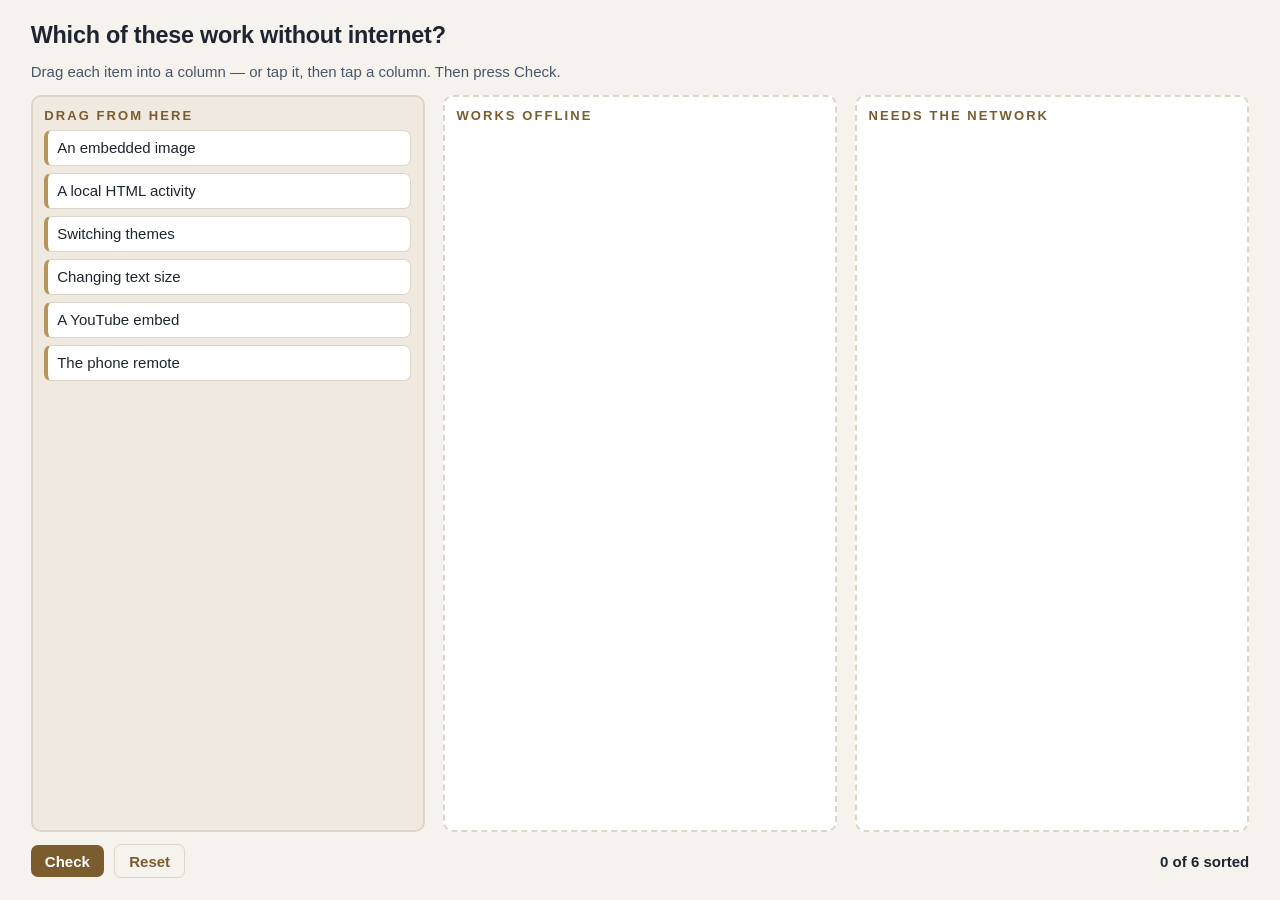
<file: decks/media/activities/sorter.html>
<!DOCTYPE html>
<html lang="en">
<head>
<meta charset="utf-8">
<meta name="viewport" content="width=device-width, initial-scale=1">
<title>Sorting activity</title>
<style>
  *{box-sizing:border-box;margin:0;padding:0}
  body{
    font-family:-apple-system,BlinkMacSystemFont,'Segoe UI',Helvetica,Arial,sans-serif;
    background:#f6f3ee; color:#1e2430;
    height:100vh; display:flex; flex-direction:column;
    padding:2.4vh 2.4vw; gap:1.4vh; overflow:hidden;
  }
  h1{font-size:clamp(15px,2.6vh,26px); font-weight:600; letter-spacing:-.01em}
  .sub{font-size:clamp(11px,1.7vh,15px); color:#4a5568; line-height:1.4}
  .board{display:flex; gap:1.4vw; flex:1; min-height:0}
  .col{
    flex:1; background:#fff; border:2px dashed #ddd5c8; border-radius:10px;
    padding:1.2vh .9vw; display:flex; flex-direction:column; gap:.8vh;
    min-height:0; overflow-y:auto; transition:border-color .15s, background .15s;
  }
  .col.over{border-color:#7a5c2e; background:#fdfbf7}
  .col h2{
    font-size:clamp(10px,1.5vh,13px); letter-spacing:.16em; text-transform:uppercase;
    color:#7a5c2e; font-weight:700; flex:none;
  }
  .col.pool{background:#efe9df; border-style:solid}
  .chip{
    background:#fff; border:1px solid #ddd5c8; border-left:4px solid #b8955a;
    border-radius:7px; padding:.8vh .7vw; cursor:grab;
    font-size:clamp(11px,1.7vh,15px); line-height:1.3; flex:none;
    user-select:none; touch-action:none;
  }
  .chip.ok{border-left-color:#5f8a4e}
  .chip.no{border-left-color:#b5562c}
  .chip.sel{outline:3px solid #b8955a}
  footer{display:flex; align-items:center; gap:.8vw; flex:none; font-size:clamp(11px,1.7vh,15px); color:#4a5568}
  button{font:inherit; font-weight:600; background:#7a5c2e; color:#fff; border:0; border-radius:7px; padding:.85vh 1.1vw; cursor:pointer}
  button.ghost{background:transparent; color:#7a5c2e; border:1px solid #ddd5c8}
  .score{margin-left:auto; font-weight:600; color:#1e2430}
</style>
</head>
<body>

<h1>Which of these work without internet?</h1>
<p class="sub">Drag each item into a column — or tap it, then tap a column. Then press Check.</p>

<div class="board">
  <div class="col pool" id="pool"><h2>Drag from here</h2></div>
  <div class="col" id="yes" data-bucket="yes"><h2>Works offline</h2></div>
  <div class="col" id="no"  data-bucket="no"><h2>Needs the network</h2></div>
</div>

<footer>
  <button id="check">Check</button>
  <button id="reset" class="ghost">Reset</button>
  <span class="score" id="score">0 of 6 sorted</span>
</footer>

<script>
/* This whole file is inlined into the deck as the iframe's srcdoc, so it runs
   with no server and no network — which is also the point it's making. */
const ITEMS = [
  ['An embedded image',            'yes'],
  ['A local HTML activity',        'yes'],
  ['Switching themes',             'yes'],
  ['Changing text size',           'yes'],
  ['A YouTube embed',              'no' ],
  ['The phone remote',             'no' ]
];

const pool = document.getElementById('pool');
const cols = [...document.querySelectorAll('.col')];
let sel = null;

function build(){
  document.querySelectorAll('.chip').forEach(c => c.remove());
  ITEMS.forEach(([label, answer]) => {
    const c = document.createElement('div');
    c.className = 'chip';
    c.draggable = true;
    c.textContent = label;
    c.dataset.answer = answer;
    c.addEventListener('dragstart', () => { sel = c; });
    c.addEventListener('dragend',   () => { sel = null; tally(); });
    c.addEventListener('click', () => {
      document.querySelectorAll('.chip').forEach(x => x.classList.remove('sel'));
      if(sel === c){ sel = null; return; }
      sel = c; c.classList.add('sel');
    });
    pool.appendChild(c);
  });
  tally();
}

cols.forEach(col => {
  col.addEventListener('dragover', e => { e.preventDefault(); col.classList.add('over'); });
  col.addEventListener('dragleave', () => col.classList.remove('over'));
  col.addEventListener('drop', e => {
    e.preventDefault(); col.classList.remove('over');
    if(sel){ place(col, sel); sel = null; }
  });
  col.addEventListener('click', () => {
    if(sel){ place(col, sel); sel.classList.remove('sel'); sel = null; }
  });
});

function place(col, chip){
  chip.classList.remove('ok','no');
  col.appendChild(chip);
  tally();
}

function tally(){
  const placed = document.querySelectorAll('.col[data-bucket] .chip').length;
  document.getElementById('score').textContent = placed + ' of ' + ITEMS.length + ' sorted';
}

document.getElementById('check').onclick = () => {
  let right = 0;
  cols.filter(c => c.dataset.bucket).forEach(col => {
    col.querySelectorAll('.chip').forEach(chip => {
      const ok = chip.dataset.answer === col.dataset.bucket;
      chip.classList.toggle('ok', ok);
      chip.classList.toggle('no', !ok);
      if(ok) right++;
    });
  });
  document.getElementById('score').textContent = right + ' of ' + ITEMS.length + ' correct';
};

document.getElementById('reset').onclick = build;
build();
</script>
</body>
</html>
</file>
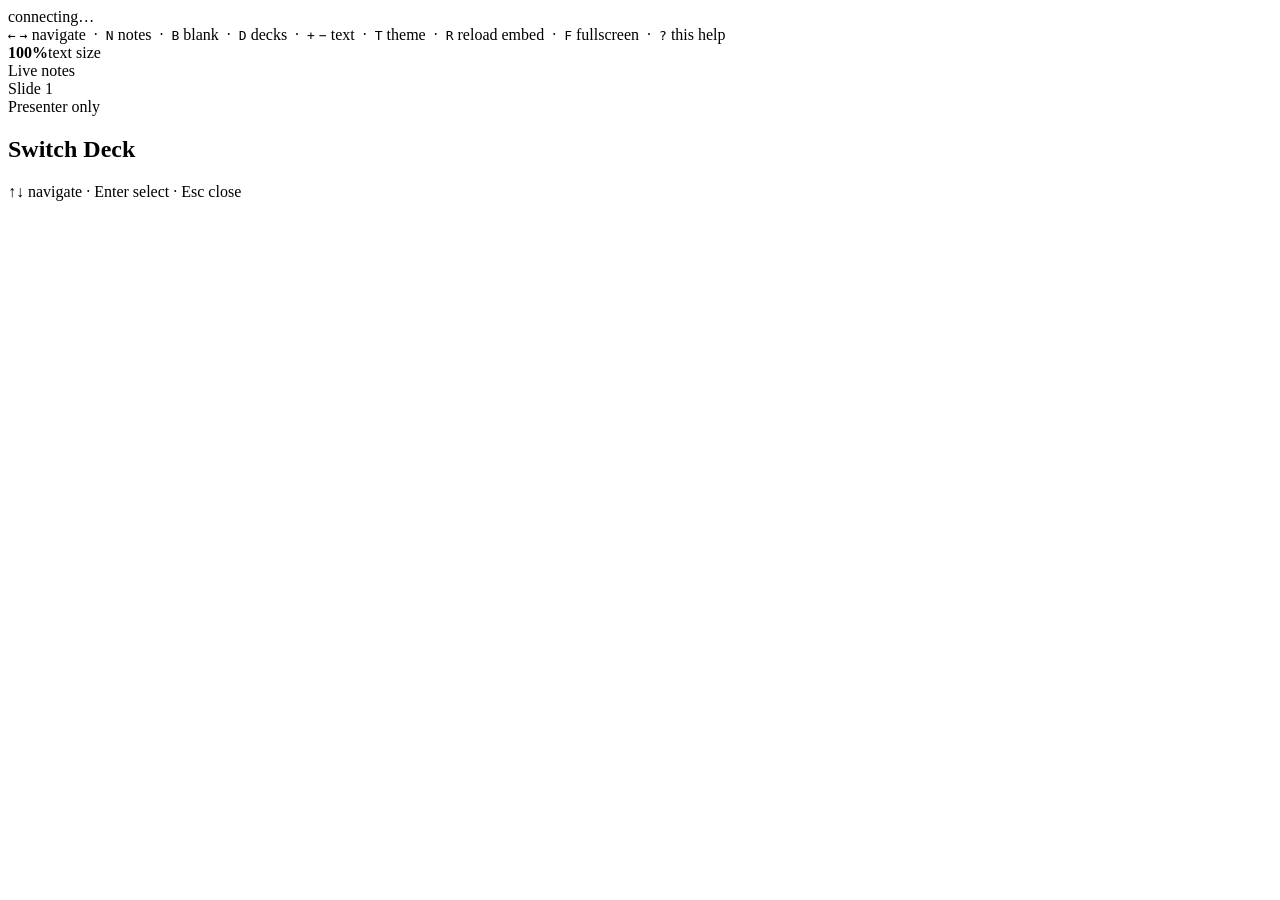
<file: src/glissade/templates/deck.html>
<!DOCTYPE html>
<html lang="en">
<head>
<meta charset="utf-8">
<meta name="viewport" content="width=device-width, initial-scale=1">
<title>Glissade</title>
<style>
/*__DECK_CSS__*/
</style>
</head>
<body>

<div id="live" role="status"><i aria-hidden="true"></i><span>connecting…</span></div>
<aside id="help" aria-label="Keyboard shortcuts"><kbd>←</kbd> <kbd>→</kbd> navigate &nbsp;·&nbsp; <kbd>N</kbd> notes &nbsp;·&nbsp; <kbd>B</kbd> blank &nbsp;·&nbsp; <kbd>D</kbd> decks &nbsp;·&nbsp; <kbd>+</kbd> <kbd>−</kbd> text &nbsp;·&nbsp; <kbd>T</kbd> theme &nbsp;·&nbsp; <kbd>R</kbd> reload embed &nbsp;·&nbsp; <kbd>F</kbd> fullscreen &nbsp;·&nbsp; <kbd>?</kbd> this help</aside>
<div id="scaletoast" role="status" aria-live="polite"><b id="scaleval">100%</b><span>text size</span></div>
<main id="stage"></main>
<!-- Announces each slide change to screen readers: "Slide 3 of 6: heading". -->
<div id="announce" class="sr-only" aria-live="polite" aria-atomic="true"></div>
<div id="notes" role="region" aria-label="Speaker notes"></div>
<div id="blank" aria-hidden="true"></div>
<div id="livenotes" aria-label="Live notes overlay">
  <div class="ln-head">
    <div>
      <div class="ln-title">Live notes</div>
      <div class="ln-state" id="lnstate">Slide 1</div>
    </div>
    <div class="ln-tag">Presenter only</div>
  </div>
  <div class="ln-body" id="lnbody"></div>
</div>
<div id="deckpicker" role="dialog" aria-modal="true" aria-labelledby="dptitle" aria-describedby="dphint">
  <div class="dp-card">
    <div class="dp-head">
      <h2 class="dp-title" id="dptitle">Switch Deck</h2>
      <div class="dp-hint" id="dphint">↑↓ navigate · Enter select · Esc close</div>
    </div>
    <div class="dp-list" id="dplist" role="listbox" tabindex="-1" aria-labelledby="dptitle"></div>
  </div>
</div>

<script>
const SLIDES = __SLIDES_JSON__;
const THEMES = __THEMES_JSON__;
const DECK_THEME = __DECK_THEME__;
const DECKS = __DECKS_JSON__;
const DECK_TITLE = __TITLE__;
const LIVE = __LIVE__;
let currentDeckId = __CURRENT_DECK__;

/*__DECK_JS__*/
</script>
</body>
</html>
</file>
<file: website/styles.css>
/* -------------------------------------------------------------------------- */
/* Design Tokens & CSS Variables                                              */
/* -------------------------------------------------------------------------- */
:root {
  --bg-main: #0b0f19;
  --bg-card: rgba(18, 26, 43, 0.7);
  --bg-card-hover: rgba(28, 38, 62, 0.8);
  --border-card: rgba(255, 255, 255, 0.08);
  --border-active: rgba(245, 158, 11, 0.5);

  --text-main: #f3f4f6;
  --text-muted: #9ca3af;
  --text-dim: #6b7280;

  --accent-amber: #f59e0b;
  --accent-amber-light: #fbbf24;
  --accent-purple: #8b5cf6;
  --accent-cyan: #06b6d4;
  --accent-emerald: #10b981;
  --accent-rose: #f43f5e;
  --accent-blue: #3b82f6;

  --font-heading: 'Outfit', -apple-system, BlinkMacSystemFont, sans-serif;
  --font-body: 'Inter', -apple-system, BlinkMacSystemFont, sans-serif;
  --font-mono: 'JetBrains Mono', monospace;

  --radius-sm: 8px;
  --radius-md: 14px;
  --radius-lg: 20px;
  --radius-full: 9999px;

  --shadow-glow: 0 0 40px rgba(245, 158, 11, 0.15);
  --shadow-card: 0 10px 30px rgba(0, 0, 0, 0.3);

  --transition-fast: 0.2s cubic-bezier(0.4, 0, 0.2, 1);
  --transition-smooth: 0.35s cubic-bezier(0.16, 1, 0.3, 1);
}

/* Base Styles */
* {
  box-sizing: border-box;
  margin: 0;
  padding: 0;
}

html {
  scroll-behavior: smooth;
  color-scheme: dark;
}

body {
  background-color: var(--bg-main);
  color: var(--text-main);
  font-family: var(--font-body);
  line-height: 1.6;
  overflow-x: hidden;
  -webkit-font-smoothing: antialiased;
}

.container {
  max-width: 1200px;
  margin: 0 auto;
  padding: 0 24px;
}

code {
  font-family: var(--font-mono);
  background: rgba(255, 255, 255, 0.08);
  padding: 2px 6px;
  border-radius: var(--radius-sm);
  font-size: 0.9em;
  color: var(--accent-amber-light);
}

/* -------------------------------------------------------------------------- */
/* Navbar                                                                     */
/* -------------------------------------------------------------------------- */
.navbar {
  position: sticky;
  top: 0;
  z-index: 100;
  backdrop-filter: blur(16px);
  -webkit-backdrop-filter: blur(16px);
  background: rgba(11, 15, 25, 0.85);
  border-bottom: 1px solid var(--border-card);
}

.nav-container {
  display: flex;
  align-items: center;
  justify-content: space-between;
  max-width: 1200px;
  margin: 0 auto;
  padding: 16px 24px;
}

.brand-logo {
  display: flex;
  align-items: center;
  gap: 10px;
  text-decoration: none;
  color: var(--text-main);
}

.logo-icon {
  color: var(--accent-amber);
}

.brand-name {
  font-family: var(--font-heading);
  font-weight: 800;
  font-size: 1.4rem;
  letter-spacing: -0.02em;
}

.version-badge {
  font-size: 0.75rem;
  font-family: var(--font-mono);
  background: rgba(245, 158, 11, 0.15);
  color: var(--accent-amber);
  padding: 2px 8px;
  border-radius: var(--radius-full);
  border: 1px solid rgba(245, 158, 11, 0.3);
}

.nav-links {
  display: flex;
  gap: 32px;
}

.nav-links a {
  text-decoration: none;
  color: var(--text-muted);
  font-size: 0.95rem;
  font-weight: 500;
  transition: color var(--transition-fast);
}

.nav-links a:hover {
  color: var(--text-main);
}

.btn-github {
  display: flex;
  align-items: center;
  gap: 8px;
  text-decoration: none;
  color: var(--text-main);
  background: rgba(255, 255, 255, 0.08);
  padding: 8px 16px;
  border-radius: var(--radius-full);
  font-size: 0.9rem;
  font-weight: 600;
  border: 1px solid var(--border-card);
  transition: all var(--transition-fast);
}

.btn-github:hover {
  background: rgba(255, 255, 255, 0.15);
  border-color: rgba(255, 255, 255, 0.2);
  transform: translateY(-1px);
}

/* -------------------------------------------------------------------------- */
/* Hero Section                                                               */
/* -------------------------------------------------------------------------- */
.hero-section {
  position: relative;
  padding: 100px 0 60px;
  text-align: center;
}

.hero-glow {
  position: absolute;
  top: -100px;
  left: 50%;
  transform: translateX(-50%);
  width: 600px;
  height: 600px;
  background: radial-gradient(circle, rgba(245, 158, 11, 0.12) 0%, rgba(139, 92, 246, 0.08) 50%, rgba(0,0,0,0) 70%);
  filter: blur(60px);
  pointer-events: none;
  z-index: 0;
}

.hero-content {
  position: relative;
  z-index: 1;
  max-width: 850px;
  margin: 0 auto;
}

.badge-pill {
  display: inline-flex;
  align-items: center;
  gap: 8px;
  background: rgba(245, 158, 11, 0.1);
  border: 1px solid rgba(245, 158, 11, 0.25);
  color: var(--accent-amber-light);
  padding: 6px 16px;
  border-radius: var(--radius-full);
  font-size: 0.88rem;
  font-weight: 500;
  margin-bottom: 24px;
}

.bg-purple-pill {
  background: rgba(139, 92, 246, 0.15);
  border-color: rgba(139, 92, 246, 0.3);
  color: #c4b5fd;
}

.hero-title {
  font-family: var(--font-heading);
  font-size: 3.5rem;
  font-weight: 800;
  line-height: 1.15;
  letter-spacing: -0.03em;
  margin-bottom: 20px;
}

.text-gradient {
  background: linear-gradient(135deg, var(--accent-amber-light) 0%, #f97316 50%, var(--accent-purple) 100%);
  -webkit-background-clip: text;
  -webkit-text-fill-color: transparent;
}

.hero-subtitle {
  font-size: 1.25rem;
  color: var(--text-muted);
  font-weight: 400;
  margin-bottom: 40px;
}

/* Terminal Card */
.terminal-card {
  background: rgba(15, 23, 42, 0.9);
  border: 1px solid var(--border-card);
  border-radius: var(--radius-md);
  box-shadow: var(--shadow-card), var(--shadow-glow);
  text-align: left;
  overflow: hidden;
  max-width: 680px;
  margin: 0 auto 36px;
}

.terminal-header {
  display: flex;
  align-items: center;
  justify-content: space-between;
  background: rgba(0, 0, 0, 0.3);
  padding: 10px 16px;
  border-bottom: 1px solid var(--border-card);
}

.terminal-dots {
  display: flex;
  gap: 6px;
}

.dot {
  width: 10px;
  height: 10px;
  border-radius: 50%;
}
.dot.red { background: #ff5f56; }
.dot.yellow { background: #ffbd2e; }
.dot.green { background: #27c93f; }

.terminal-tabs {
  display: flex;
  gap: 6px;
}

.tab-btn {
  background: transparent;
  border: none;
  color: var(--text-dim);
  font-size: 0.8rem;
  font-family: var(--font-body);
  padding: 4px 10px;
  border-radius: var(--radius-sm);
  cursor: pointer;
  transition: all var(--transition-fast);
}

.tab-btn:hover {
  color: var(--text-main);
}

.tab-btn.active {
  background: rgba(255, 255, 255, 0.1);
  color: var(--accent-amber-light);
  font-weight: 600;
}

.terminal-body {
  padding: 20px 24px;
}

.code-line {
  display: flex;
  align-items: center;
  gap: 12px;
  font-family: var(--font-mono);
  font-size: 1.05rem;
}

.code-line .prompt {
  color: var(--accent-purple);
  user-select: none;
}

.code-line code {
  background: transparent;
  padding: 0;
  color: var(--text-main);
  flex-grow: 1;
}

.copy-btn {
  display: inline-flex;
  align-items: center;
  gap: 6px;
  background: rgba(245, 158, 11, 0.15);
  border: 1px solid rgba(245, 158, 11, 0.3);
  color: var(--accent-amber-light);
  font-family: var(--font-body);
  font-size: 0.85rem;
  font-weight: 600;
  padding: 6px 12px;
  border-radius: var(--radius-sm);
  cursor: pointer;
  transition: all var(--transition-fast);
}

.copy-btn:hover {
  background: rgba(245, 158, 11, 0.25);
  transform: translateY(-1px);
}

/* Quickstart Flow */
.quickstart-flow {
  display: flex;
  align-items: center;
  justify-content: center;
  gap: 16px;
  flex-wrap: wrap;
}

.flow-step {
  display: flex;
  align-items: center;
  gap: 8px;
  background: rgba(255, 255, 255, 0.04);
  border: 1px solid var(--border-card);
  padding: 8px 16px;
  border-radius: var(--radius-full);
  font-size: 0.9rem;
}

.flow-step.highlight {
  border-color: rgba(245, 158, 11, 0.4);
  background: rgba(245, 158, 11, 0.08);
}

.step-num {
  display: inline-flex;
  align-items: center;
  justify-content: center;
  width: 20px;
  height: 20px;
  border-radius: 50%;
  background: var(--accent-amber);
  color: #000;
  font-weight: 700;
  font-size: 0.75rem;
}

.flow-arrow {
  color: var(--text-dim);
}

.hero-jump-link {
  display: inline-block;
  margin-top: 24px;
  color: var(--accent-amber-light);
  text-decoration: none;
  font-weight: 600;
}

.hero-jump-link:hover {
  text-decoration: underline;
}

/* -------------------------------------------------------------------------- */
/* First-Talk Walkthrough                                                     */
.walkthrough-section {
  padding: 88px 0;
}

.walkthrough-shell {
  display: grid;
  grid-template-columns: 340px 1fr;
  gap: 28px;
  align-items: start;
}

.walkthrough-steps {
  display: grid;
  gap: 12px;
}

.walkthrough-step {
  width: 100%;
  text-align: left;
  display: flex;
  align-items: flex-start;
  gap: 14px;
  background: rgba(255, 255, 255, 0.04);
  border: 1px solid var(--border-card);
  border-radius: var(--radius-md);
  padding: 18px;
  color: var(--text-main);
  cursor: pointer;
  transition: all var(--transition-fast);
}

.walkthrough-step:hover {
  background: rgba(255, 255, 255, 0.06);
  border-color: rgba(255, 255, 255, 0.16);
  transform: translateY(-1px);
}

.walkthrough-step.active {
  background: rgba(245, 158, 11, 0.1);
  border-color: rgba(245, 158, 11, 0.45);
  box-shadow: var(--shadow-glow);
}

.walkthrough-step-num {
  flex: 0 0 auto;
  display: inline-flex;
  align-items: center;
  justify-content: center;
  width: 32px;
  height: 32px;
  border-radius: 50%;
  background: rgba(245, 158, 11, 0.18);
  border: 1px solid rgba(245, 158, 11, 0.35);
  color: var(--accent-amber-light);
  font-weight: 700;
  font-family: var(--font-mono);
}

.walkthrough-step-copy {
  display: grid;
  gap: 4px;
}

.walkthrough-step-copy strong {
  font-family: var(--font-heading);
  font-size: 1rem;
}

.walkthrough-step-copy span {
  color: var(--text-muted);
  font-size: 0.92rem;
  line-height: 1.45;
}

.walkthrough-panel {
  background: rgba(15, 23, 42, 0.82);
  border: 1px solid var(--border-card);
  border-radius: var(--radius-lg);
  box-shadow: var(--shadow-card);
  overflow: hidden;
}

.walkthrough-panel-head {
  display: flex;
  justify-content: space-between;
  gap: 24px;
  padding: 28px 28px 16px;
  align-items: flex-start;
}

.walkthrough-kicker {
  color: var(--accent-amber-light);
  text-transform: uppercase;
  letter-spacing: 0.1em;
  font-size: 0.78rem;
  font-weight: 700;
  margin-bottom: 8px;
}

.walkthrough-title {
  font-family: var(--font-heading);
  font-size: 2rem;
  line-height: 1.1;
  margin-bottom: 10px;
}

.walkthrough-description {
  color: var(--text-muted);
  max-width: 660px;
}

.walkthrough-badges {
  display: flex;
  gap: 10px;
  flex-wrap: wrap;
  justify-content: flex-end;
}

.walkthrough-badge {
  display: inline-flex;
  align-items: center;
  border-radius: var(--radius-full);
  padding: 6px 12px;
  font-size: 0.8rem;
  font-weight: 600;
  color: #c4b5fd;
  border: 1px solid rgba(139, 92, 246, 0.25);
  background: rgba(139, 92, 246, 0.12);
}

.walkthrough-command-card,
.walkthrough-result-card,
.walkthrough-detail-card {
  background: rgba(11, 15, 25, 0.55);
  border: 1px solid var(--border-card);
  border-radius: var(--radius-md);
}

.walkthrough-command-card {
  margin: 0 28px 20px;
  overflow: hidden;
}

.walkthrough-command-head {
  display: flex;
  align-items: center;
  justify-content: space-between;
  gap: 12px;
  padding: 12px 16px;
  border-bottom: 1px solid var(--border-card);
  background: rgba(0, 0, 0, 0.2);
  color: var(--text-muted);
  font-size: 0.82rem;
  font-weight: 600;
}

.walkthrough-command {
  margin: 0;
  padding: 18px 20px;
  overflow-x: auto;
  color: var(--text-main);
  font-family: var(--font-mono);
  font-size: 0.95rem;
  line-height: 1.6;
  white-space: pre-wrap;
}

.walkthrough-body {
  display: grid;
  grid-template-columns: 1.2fr 0.8fr;
  gap: 20px;
  padding: 0 28px 28px;
}

.walkthrough-visual {
  padding: 24px;
  min-height: 280px;
}

.walkthrough-detail-list {
  padding: 20px 24px 24px 42px;
  color: var(--text-muted);
}

.walkthrough-detail-list li + li {
  margin-top: 12px;
}

.wt-mini-terminal,
.wt-file-tree,
.wt-diff-card,
.wt-artifact-card {
  background: #0b1120;
  border: 1px solid rgba(255, 255, 255, 0.08);
  border-radius: var(--radius-md);
}

.wt-mini-terminal {
  overflow: hidden;
}

.wt-mini-terminal-bar {
  display: flex;
  gap: 6px;
  padding: 10px 14px;
  border-bottom: 1px solid rgba(255, 255, 255, 0.06);
  background: rgba(255, 255, 255, 0.03);
}

.wt-mini-terminal-bar span {
  width: 9px;
  height: 9px;
  border-radius: 50%;
  background: rgba(255, 255, 255, 0.22);
}

.wt-mini-terminal-body {
  padding: 18px;
  font-family: var(--font-mono);
  font-size: 0.88rem;
  line-height: 1.8;
  color: #dbeafe;
}

.wt-prompt {
  color: var(--accent-purple);
  margin-right: 8px;
}

.wt-success {
  color: #86efac;
}

.wt-dim {
  color: #93c5fd;
}

.wt-file-tree,
.wt-artifact-card {
  padding: 20px;
}

.wt-folder {
  color: var(--accent-amber-light);
  font-family: var(--font-mono);
  font-weight: 700;
  margin-bottom: 12px;
}

.wt-file,
.wt-artifact-file {
  font-family: var(--font-mono);
  color: #d1d5db;
}

.wt-indent {
  padding-left: 20px;
}

.wt-dual-preview {
  display: grid;
  grid-template-columns: 1.5fr 0.9fr;
  gap: 16px;
  align-items: end;
}

.wt-caption {
  color: var(--text-muted);
  font-size: 0.8rem;
  font-weight: 700;
  text-transform: uppercase;
  letter-spacing: 0.08em;
  margin-bottom: 8px;
}

.wt-slide-card {
  background: #faf8f5;
  color: #111;
  border-radius: 14px;
  padding: 22px;
  min-height: 190px;
  border: 1px solid rgba(0, 0, 0, 0.08);
}

.wt-slide-card h4 {
  font-family: var(--font-heading);
  font-size: 1.5rem;
  margin-bottom: 10px;
}

.wt-phone-card {
  background: #0f172a;
  border: 1px solid rgba(255, 255, 255, 0.08);
  border-radius: 22px;
  padding: 16px;
  min-height: 190px;
}

.wt-phone-dot {
  color: #86efac;
  font-size: 0.8rem;
  margin-bottom: 18px;
}

.wt-phone-title {
  font-family: var(--font-heading);
  font-size: 1.1rem;
  margin-bottom: 18px;
}

.wt-phone-buttons {
  display: grid;
  grid-template-columns: repeat(3, 1fr);
  gap: 8px;
}

.wt-phone-buttons span {
  display: inline-flex;
  justify-content: center;
  align-items: center;
  background: rgba(255, 255, 255, 0.06);
  border: 1px solid rgba(255, 255, 255, 0.1);
  border-radius: 999px;
  padding: 8px 10px;
  font-size: 0.82rem;
}

.wt-diff-card {
  position: relative;
  display: grid;
  grid-template-columns: 1fr auto 1fr;
  gap: 14px;
  align-items: center;
  padding: 20px;
}

.wt-diff-side {
  background: rgba(255, 255, 255, 0.04);
  border: 1px solid rgba(255, 255, 255, 0.08);
  border-radius: 12px;
  padding: 16px;
}

.wt-diff-side-active {
  border-color: rgba(16, 185, 129, 0.4);
  background: rgba(16, 185, 129, 0.08);
}

.wt-diff-label {
  font-size: 0.78rem;
  color: var(--text-muted);
  text-transform: uppercase;
  letter-spacing: 0.08em;
  margin-bottom: 10px;
}

.wt-diff-arrow {
  color: var(--accent-amber-light);
  font-size: 1.5rem;
  font-weight: 700;
}

.wt-live-pill {
  position: absolute;
  top: 12px;
  right: 12px;
  background: rgba(16, 185, 129, 0.12);
  color: #86efac;
  border: 1px solid rgba(16, 185, 129, 0.28);
  border-radius: 999px;
  padding: 6px 10px;
  font-size: 0.75rem;
  font-weight: 700;
}

.wt-artifact-file {
  display: inline-block;
  background: rgba(255, 255, 255, 0.05);
  border: 1px solid rgba(255, 255, 255, 0.08);
  border-radius: 10px;
  padding: 12px 14px;
  margin-bottom: 14px;
}

.wt-artifact-note {
  color: var(--text-muted);
  max-width: 28ch;
}

/* -------------------------------------------------------------------------- */
/* Simulator Section                                                          */
/* -------------------------------------------------------------------------- */
.demo-section {
  padding: 80px 0;
  background: linear-gradient(180deg, var(--bg-main) 0%, rgba(15, 23, 42, 0.6) 100%);
}

.section-header {
  margin-bottom: 48px;
}

.section-title {
  font-family: var(--font-heading);
  font-size: 2.4rem;
  font-weight: 700;
  letter-spacing: -0.02em;
  margin-bottom: 12px;
}

.section-subtitle {
  color: var(--text-muted);
  font-size: 1.1rem;
  max-width: 640px;
  margin: 0 auto;
}

.simulator-wrapper {
  display: grid;
  grid-template-columns: 2.2fr 1fr;
  gap: 32px;
  align-items: start;
}

/* Laptop Frame */
.laptop-frame {
  background: #1e293b;
  border-radius: var(--radius-md);
  border: 1px solid var(--border-card);
  box-shadow: 0 20px 50px rgba(0, 0, 0, 0.5);
  overflow: hidden;
}

.laptop-bar {
  display: flex;
  align-items: center;
  justify-content: space-between;
  background: #0f172a;
  padding: 10px 16px;
  border-bottom: 1px solid rgba(255, 255, 255, 0.05);
}

.bar-dots span {
  display: inline-block;
  width: 8px;
  height: 8px;
  border-radius: 50%;
  background: rgba(255, 255, 255, 0.2);
  margin-right: 4px;
}

.bar-title {
  font-family: var(--font-mono);
  font-size: 0.8rem;
  color: var(--text-muted);
}

.screen-controls {
  display: flex;
  gap: 8px;
}

.screen-btn {
  background: rgba(255, 255, 255, 0.08);
  border: 1px solid var(--border-card);
  color: var(--text-muted);
  font-size: 0.75rem;
  padding: 4px 8px;
  border-radius: var(--radius-sm);
  cursor: pointer;
}

.screen-btn:hover {
  background: rgba(255, 255, 255, 0.15);
  color: var(--text-main);
}

.laptop-screen {
  position: relative;
  min-height: 420px;
  background: #faf8f5; /* Paper theme default */
  color: #111111;
  padding: 40px;
  transition: background 0.3s, color 0.3s;
}

/* Themes on projector screen */
.laptop-screen.theme-paper {
  background: #faf8f5;
  color: #111111;
}

.laptop-screen.theme-dark {
  background: #111827;
  color: #f9fafb;
}

.laptop-screen.theme-gt {
  background: #003057;
  color: #ffffff;
}

/* Slide Display Styling */
.slide-container {
  height: 100%;
  display: flex;
  flex-direction: column;
  justify-content: center;
}

.slide-eyebrow {
  font-size: 0.9rem;
  font-weight: 700;
  text-transform: uppercase;
  letter-spacing: 0.1em;
  color: #8a6d2f;
  margin-bottom: 8px;
}

.theme-dark .slide-eyebrow { color: var(--accent-amber-light); }
.theme-gt .slide-eyebrow { color: #eaaa00; }

.slide-heading {
  font-family: var(--font-heading);
  font-size: 2.2rem;
  font-weight: 800;
  line-height: 1.2;
  margin-bottom: 16px;
}

.slide-body {
  font-size: 1.1rem;
  line-height: 1.6;
}

.slide-grid {
  display: grid;
  grid-template-columns: 1fr 1fr;
  gap: 20px;
  margin-top: 16px;
}

.grid-card {
  background: rgba(0, 0, 0, 0.04);
  padding: 16px;
  border-radius: var(--radius-sm);
  border: 1px solid rgba(0, 0, 0, 0.08);
}

.theme-dark .grid-card {
  background: rgba(255, 255, 255, 0.05);
  border-color: rgba(255, 255, 255, 0.1);
}

/* Drawers on Laptop Screen */
.notes-panel, .live-overlay {
  position: absolute;
  bottom: 0;
  left: 0;
  right: 0;
  background: rgba(17, 24, 39, 0.95);
  color: #ffffff;
  padding: 16px 24px;
  border-top: 2px solid var(--accent-amber);
  backdrop-filter: blur(8px);
}

.notes-panel.hidden, .live-overlay.hidden {
  display: none;
}

/* Deck Picker Overlay in Simulator */
.deck-picker-overlay {
  position: absolute;
  inset: 0;
  background: rgba(0, 0, 0, 0.7);
  backdrop-filter: blur(4px);
  display: flex;
  align-items: center;
  justify-content: center;
  z-index: 10;
}
.deck-picker-overlay.hidden {
  display: none;
}
.dp-card-sim {
  background: rgba(20, 18, 16, 0.95);
  border: 1px solid rgba(192, 168, 120, 0.4);
  border-radius: 12px;
  width: 85%;
  max-width: 440px;
  box-shadow: 0 12px 36px rgba(0, 0, 0, 0.6);
  overflow: hidden;
  font-family: var(--font-sans);
}
.dp-head-sim {
  display: flex;
  justify-content: space-between;
  align-items: center;
  padding: 10px 14px;
  border-bottom: 1px solid rgba(192, 168, 120, 0.2);
}
.dp-title-sim {
  font-size: 0.75rem;
  font-weight: 700;
  text-transform: uppercase;
  letter-spacing: 0.12em;
  color: var(--accent-amber);
}
.dp-hint-sim {
  font-size: 0.7rem;
  color: #94a3b8;
}
.dp-list-sim {
  padding: 8px;
  display: flex;
  flex-direction: column;
  gap: 6px;
}
.dp-item-sim {
  display: flex;
  align-items: center;
  gap: 10px;
  padding: 8px 10px;
  border-radius: 6px;
  cursor: pointer;
  border: 1px solid transparent;
  transition: all 0.15s ease;
}
.dp-item-sim:hover, .dp-item-sim.active {
  background: rgba(255, 255, 255, 0.08);
  border-color: rgba(192, 168, 120, 0.4);
}
.dp-key-sim {
  font-size: 0.7rem;
  font-weight: 700;
  color: var(--accent-amber);
  background: rgba(0, 0, 0, 0.4);
  border: 1px solid rgba(192, 168, 120, 0.3);
  padding: 2px 6px;
  border-radius: 4px;
}
.dp-info-sim {
  flex: 1;
  min-width: 0;
}
.dp-name-sim {
  font-size: 0.85rem;
  font-weight: 600;
  color: #f1f5f9;
  display: flex;
  align-items: center;
  gap: 6px;
}
.dp-badge-sim {
  font-size: 0.6rem;
  text-transform: uppercase;
  background: rgba(245, 158, 11, 0.2);
  color: var(--accent-amber);
  padding: 1px 4px;
  border-radius: 3px;
}
.dp-desc-sim {
  font-size: 0.7rem;
  color: #94a3b8;
}
.dp-count-sim {
  font-size: 0.7rem;
  color: #94a3b8;
}

.notes-header, .overlay-header {
  font-size: 0.8rem;
  font-weight: 700;
  text-transform: uppercase;
  color: var(--accent-amber);
  margin-bottom: 6px;
  display: flex;
  justify-content: space-between;
}

/* Phone Frame */
.phone-frame {
  background: #0f172a;
  border: 3px solid #334155;
  border-radius: 36px;
  padding: 16px 12px;
  box-shadow: var(--shadow-card);
  position: relative;
}

.phone-notch {
  width: 80px;
  height: 16px;
  background: #334155;
  border-radius: 0 0 12px 12px;
  margin: 0 auto 12px;
}

.phone-screen {
  background: #1e293b;
  border-radius: 24px;
  padding: 16px;
  color: #ffffff;
}

.phone-header {
  display: flex;
  justify-content: space-between;
  font-size: 0.75rem;
  margin-bottom: 16px;
  padding-bottom: 8px;
  border-bottom: 1px solid rgba(255, 255, 255, 0.1);
}

.connection-status {
  color: var(--accent-emerald);
  font-weight: 600;
}

.info-label {
  font-size: 0.65rem;
  color: var(--text-dim);
  text-transform: uppercase;
  letter-spacing: 0.05em;
}

.info-title {
  font-weight: 700;
  font-size: 1rem;
  margin-bottom: 12px;
  color: var(--accent-amber-light);
}

.phone-notes-box {
  background: rgba(0, 0, 0, 0.3);
  padding: 12px;
  border-radius: var(--radius-sm);
  font-size: 0.8rem;
  margin-bottom: 16px;
  border-left: 3px solid var(--accent-purple);
}

.box-title {
  font-size: 0.7rem;
  color: var(--accent-purple);
  font-weight: 700;
  text-transform: uppercase;
  margin-bottom: 4px;
}

.phone-controls {
  display: grid;
  grid-template-columns: 1fr 1fr 1.2fr;
  gap: 8px;
  margin-bottom: 16px;
}

.remote-btn {
  display: flex;
  flex-direction: column;
  align-items: center;
  justify-content: center;
  gap: 4px;
  padding: 12px 8px;
  border-radius: var(--radius-sm);
  border: 1px solid rgba(255, 255, 255, 0.1);
  background: rgba(255, 255, 255, 0.05);
  color: #fff;
  font-size: 0.8rem;
  font-weight: 600;
  cursor: pointer;
  transition: all var(--transition-fast);
}

.remote-btn:hover {
  background: rgba(255, 255, 255, 0.15);
}

.remote-btn.btn-primary {
  background: var(--accent-amber);
  color: #000;
  border-color: var(--accent-amber);
}

.remote-btn.btn-primary:hover {
  background: var(--accent-amber-light);
}

.phone-live-notes label {
  display: block;
  font-size: 0.7rem;
  color: var(--text-muted);
  margin-bottom: 4px;
}

.phone-live-notes input {
  width: 100%;
  background: rgba(0, 0, 0, 0.4);
  border: 1px solid rgba(255, 255, 255, 0.15);
  padding: 8px 12px;
  border-radius: var(--radius-sm);
  color: #fff;
  font-size: 0.8rem;
}

/* -------------------------------------------------------------------------- */
/* Features Grid                                                              */
/* -------------------------------------------------------------------------- */
.features-section {
  padding: 100px 0;
}

.features-grid {
  display: grid;
  grid-template-columns: repeat(auto-fit, minmax(320px, 1fr));
  gap: 24px;
}

.feature-card {
  background: var(--bg-card);
  border: 1px solid var(--border-card);
  border-radius: var(--radius-md);
  padding: 32px;
  transition: all var(--transition-smooth);
}

.feature-card:hover {
  background: var(--bg-card-hover);
  border-color: rgba(255, 255, 255, 0.15);
  transform: translateY(-4px);
}

.feature-icon {
  width: 48px;
  height: 48px;
  border-radius: var(--radius-md);
  display: flex;
  align-items: center;
  justify-content: center;
  margin-bottom: 20px;
}

.bg-amber { background: rgba(245, 158, 11, 0.15); color: var(--accent-amber); }
.bg-cyan { background: rgba(6, 182, 212, 0.15); color: var(--accent-cyan); }
.bg-purple { background: rgba(139, 92, 246, 0.15); color: var(--accent-purple); }
.bg-emerald { background: rgba(16, 185, 129, 0.15); color: var(--accent-emerald); }
.bg-rose { background: rgba(244, 63, 94, 0.15); color: var(--accent-rose); }
.bg-blue { background: rgba(59, 130, 246, 0.15); color: var(--accent-blue); }

.feature-card h3 {
  font-family: var(--font-heading);
  font-size: 1.25rem;
  font-weight: 700;
  margin-bottom: 10px;
}

.feature-card p {
  color: var(--text-muted);
  font-size: 0.95rem;
  line-height: 1.6;
}

/* -------------------------------------------------------------------------- */
/* Layouts Catalogue                                                          */
/* -------------------------------------------------------------------------- */
.layouts-section {
  padding: 80px 0;
  background: rgba(15, 23, 42, 0.5);
}

.layout-nav {
  display: flex;
  justify-content: center;
  gap: 10px;
  flex-wrap: wrap;
  margin-bottom: 32px;
}

.layout-tab {
  background: rgba(255, 255, 255, 0.05);
  border: 1px solid var(--border-card);
  color: var(--text-muted);
  padding: 8px 16px;
  border-radius: var(--radius-full);
  font-family: var(--font-mono);
  font-size: 0.85rem;
  cursor: pointer;
  transition: all var(--transition-fast);
}

.layout-tab.active, .layout-tab:hover {
  background: rgba(245, 158, 11, 0.15);
  border-color: var(--accent-amber);
  color: var(--accent-amber-light);
}

.layout-preview-grid {
  display: grid;
  grid-template-columns: 1fr 1fr;
  gap: 24px;
}

.code-view, .rendered-view {
  background: #0f172a;
  border: 1px solid var(--border-card);
  border-radius: var(--radius-md);
  overflow: hidden;
}

.view-header {
  background: rgba(0, 0, 0, 0.3);
  padding: 10px 16px;
  font-size: 0.8rem;
  font-weight: 600;
  color: var(--text-muted);
  border-bottom: 1px solid var(--border-card);
}

.json-code {
  padding: 20px;
  font-size: 0.85rem;
  color: #38bdf8;
  overflow-x: auto;
  line-height: 1.5;
}

.slide-preview-box {
  background: #faf8f5;
  color: #111;
  padding: 32px;
  min-height: 280px;
  display: flex;
  flex-direction: column;
  justify-content: center;
}

/* -------------------------------------------------------------------------- */
/* AI Section                                                                 */
/* -------------------------------------------------------------------------- */
.ai-section {
  padding: 100px 0;
}

.ai-card {
  display: grid;
  grid-template-columns: 1fr 1fr;
  gap: 40px;
  background: linear-gradient(135deg, rgba(139, 92, 246, 0.08) 0%, rgba(15, 23, 42, 0.8) 100%);
  border: 1px solid rgba(139, 92, 246, 0.25);
  border-radius: var(--radius-lg);
  padding: 48px;
  align-items: center;
}

.ai-content h2 {
  font-family: var(--font-heading);
  font-size: 2rem;
  font-weight: 700;
  margin: 16px 0;
}

.ai-content p {
  color: var(--text-muted);
  margin-bottom: 20px;
}

.agent-tool-row {
  display: flex;
  flex-wrap: wrap;
  gap: 10px;
  margin-bottom: 22px;
}

.agent-tool-pill {
  display: inline-flex;
  align-items: center;
  padding: 8px 12px;
  border-radius: var(--radius-full);
  background: rgba(255, 255, 255, 0.05);
  border: 1px solid rgba(255, 255, 255, 0.1);
  color: var(--text-main);
  font-size: 0.85rem;
  font-weight: 600;
}

.ai-checklist {
  list-style: none;
}

.ai-checklist li {
  margin-bottom: 8px;
  color: #c4b5fd;
  font-size: 0.95rem;
}

.ai-prompt-box {
  background: #0f172a;
  border: 1px solid var(--border-card);
  border-radius: var(--radius-md);
  overflow: hidden;
}

.prompt-header {
  background: rgba(0,0,0,0.3);
  padding: 10px 16px;
  font-size: 0.8rem;
  font-weight: 700;
  color: var(--accent-purple);
}

.agent-tabs {
  display: flex;
  gap: 8px;
  flex-wrap: wrap;
  padding: 14px 16px 0;
}

.agent-tab {
  border: 1px solid rgba(255, 255, 255, 0.1);
  background: rgba(255, 255, 255, 0.04);
  color: var(--text-muted);
  border-radius: var(--radius-full);
  padding: 8px 12px;
  font-size: 0.82rem;
  font-weight: 600;
  cursor: pointer;
  transition: all var(--transition-fast);
}

.agent-tab:hover,
.agent-tab.active {
  color: var(--text-main);
  border-color: rgba(139, 92, 246, 0.35);
  background: rgba(139, 92, 246, 0.12);
}

.prompt-body {
  padding: 20px;
  font-size: 0.9rem;
}

.agent-context-line {
  font-size: 0.8rem;
  font-weight: 700;
  letter-spacing: 0.04em;
  text-transform: uppercase;
  color: var(--text-dim);
  margin-bottom: 14px;
}

.prompt-quote {
  background: rgba(255, 255, 255, 0.05);
  padding: 12px;
  border-radius: var(--radius-sm);
  border-left: 3px solid var(--accent-purple);
  margin: 6px 0 16px;
}

.agent-response {
  background: rgba(16, 185, 129, 0.1);
  padding: 12px;
  border-radius: var(--radius-sm);
  border-left: 3px solid var(--accent-emerald);
  color: #a7f3d0;
}

/* -------------------------------------------------------------------------- */
/* CLI Table                                                                  */
/* -------------------------------------------------------------------------- */
.cli-section {
  padding: 80px 0;
}

.table-wrapper {
  background: var(--bg-card);
  border: 1px solid var(--border-card);
  border-radius: var(--radius-md);
  overflow: hidden;
}

.cli-table {
  width: 100%;
  border-collapse: collapse;
  text-align: left;
}

.cli-table th, .cli-table td {
  padding: 16px 24px;
  border-bottom: 1px solid var(--border-card);
}

.cli-table th {
  background: rgba(0, 0, 0, 0.3);
  font-size: 0.85rem;
  font-weight: 700;
  text-transform: uppercase;
  color: var(--text-muted);
}

.cli-table td code {
  color: var(--accent-amber-light);
}

/* -------------------------------------------------------------------------- */
/* Footer                                                                     */
/* -------------------------------------------------------------------------- */
.footer {
  border-top: 1px solid var(--border-card);
  padding: 48px 0;
  background: #080c14;
}

.footer-content {
  display: flex;
  justify-content: space-between;
  align-items: center;
}

.brand-title {
  font-family: var(--font-heading);
  font-weight: 800;
  font-size: 1.2rem;
}

.footer-brand p {
  color: var(--text-muted);
  font-size: 0.9rem;
}

.footer-meta {
  color: var(--text-dim);
  font-size: 0.8rem;
  margin-top: 6px;
}

.footer-links {
  display: flex;
  gap: 24px;
}

.footer-links a {
  color: var(--text-muted);
  text-decoration: none;
  font-size: 0.9rem;
  transition: color var(--transition-fast);
}

.footer-links a:hover {
  color: var(--text-main);
}

/* Responsive */
@media (max-width: 900px) {
  .simulator-wrapper, .layout-preview-grid, .ai-card, .walkthrough-shell, .walkthrough-body, .wt-dual-preview {
    grid-template-columns: 1fr;
  }
  .hero-title {
    font-size: 2.4rem;
  }
  .nav-links {
    display: none;
  }
  .walkthrough-panel-head {
    flex-direction: column;
  }
  .walkthrough-badges {
    justify-content: flex-start;
  }
  .wt-diff-card {
    grid-template-columns: 1fr;
  }
  .wt-diff-arrow {
    text-align: center;
  }
}

@media (max-width: 640px) {
  .walkthrough-section {
    padding: 72px 0;
  }
  .walkthrough-command-card,
  .walkthrough-body {
    margin: 0 16px 16px;
    padding-left: 0;
    padding-right: 0;
  }
  .walkthrough-body {
    padding: 0 16px 20px;
    margin: 0;
  }
  .walkthrough-panel-head {
    padding: 20px 16px 14px;
  }
  .walkthrough-command-card {
    margin: 0 16px 16px;
  }
  .walkthrough-visual {
    padding: 16px;
  }
  .walkthrough-detail-list {
    padding: 18px 18px 22px 36px;
  }
}
</file>
